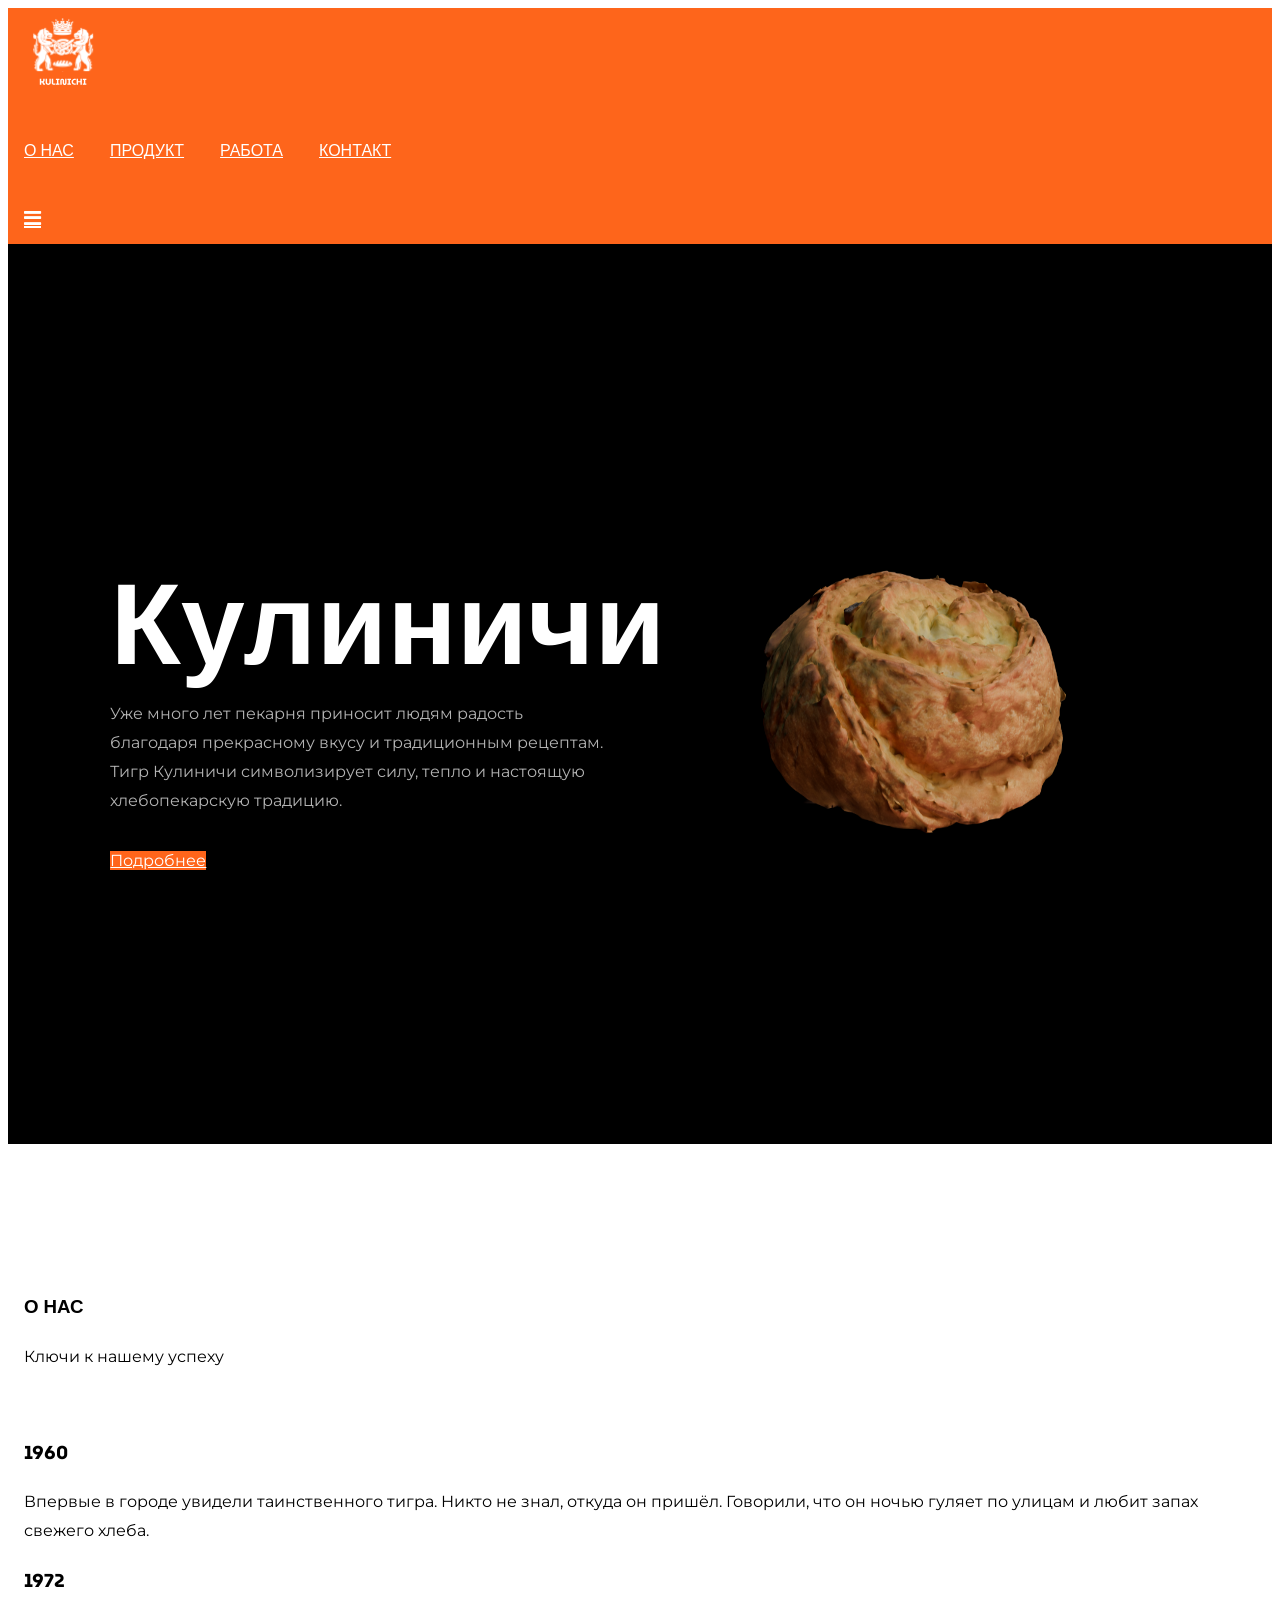
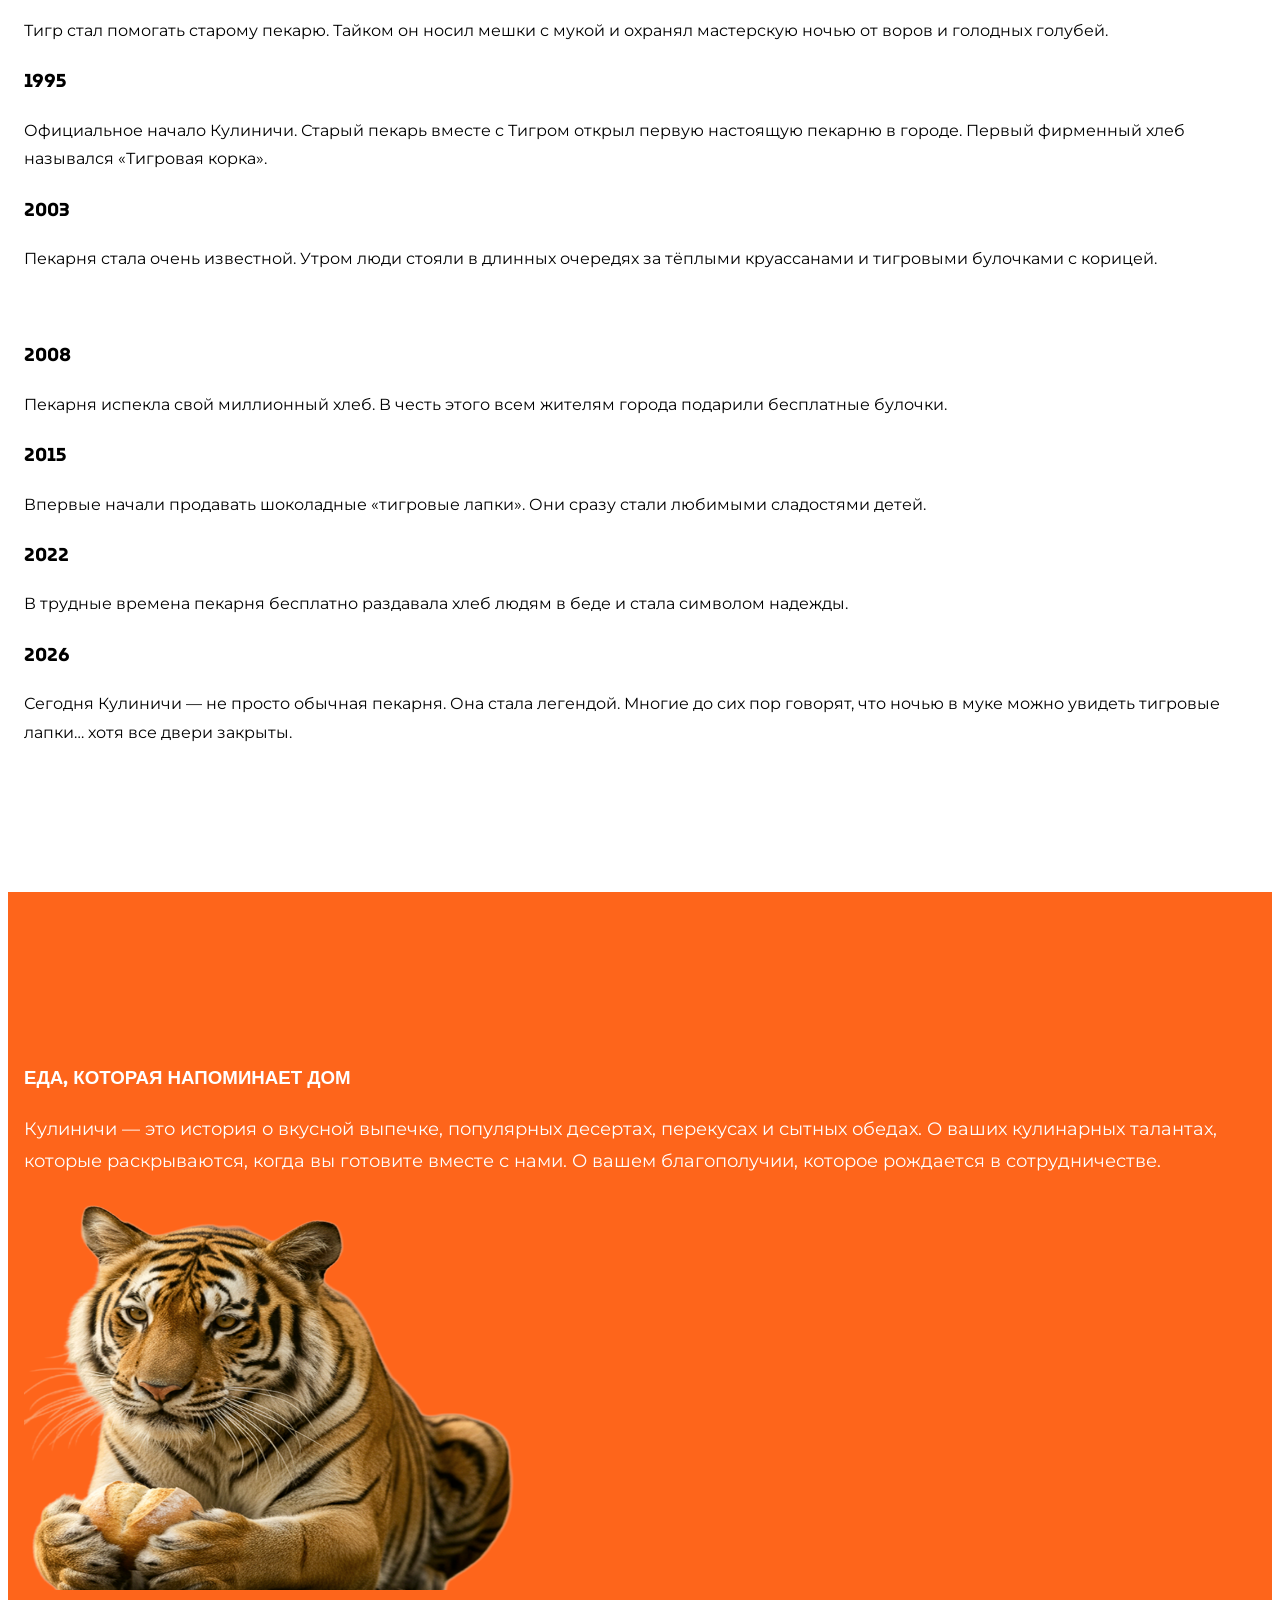
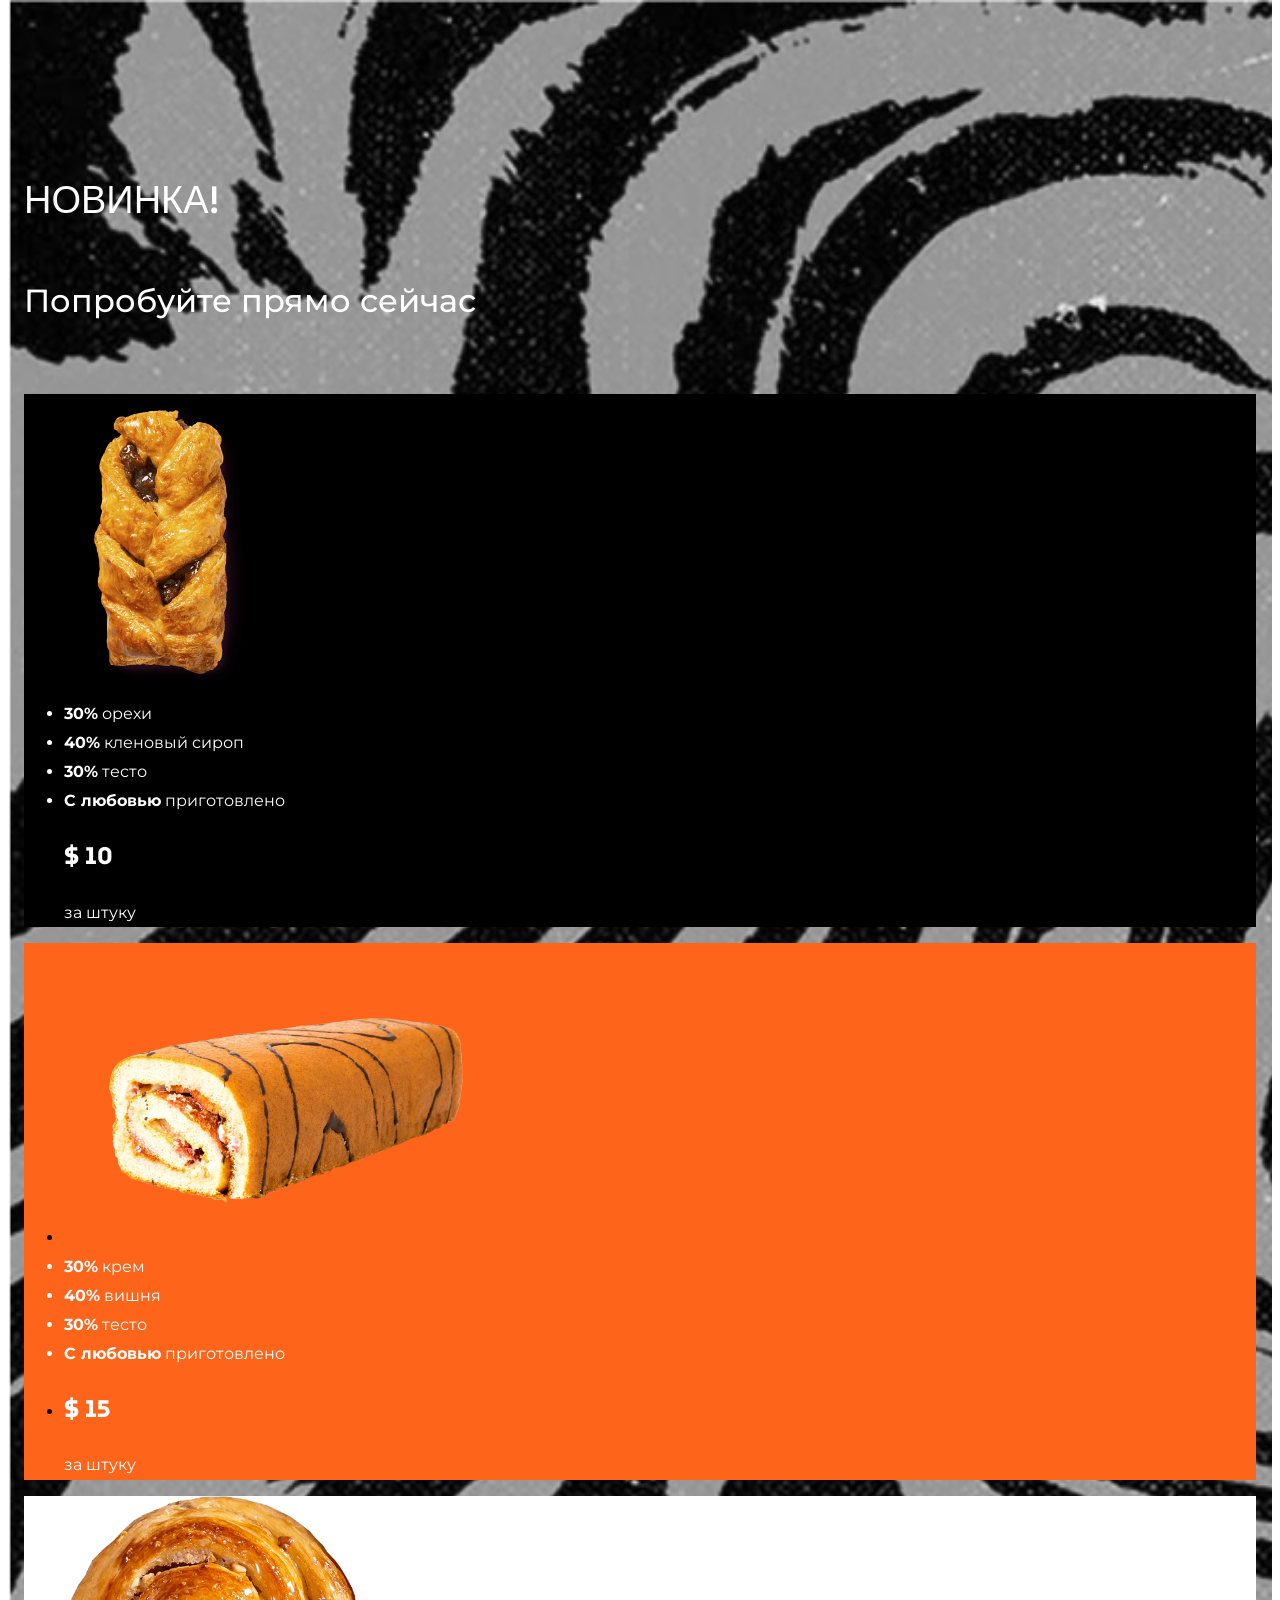
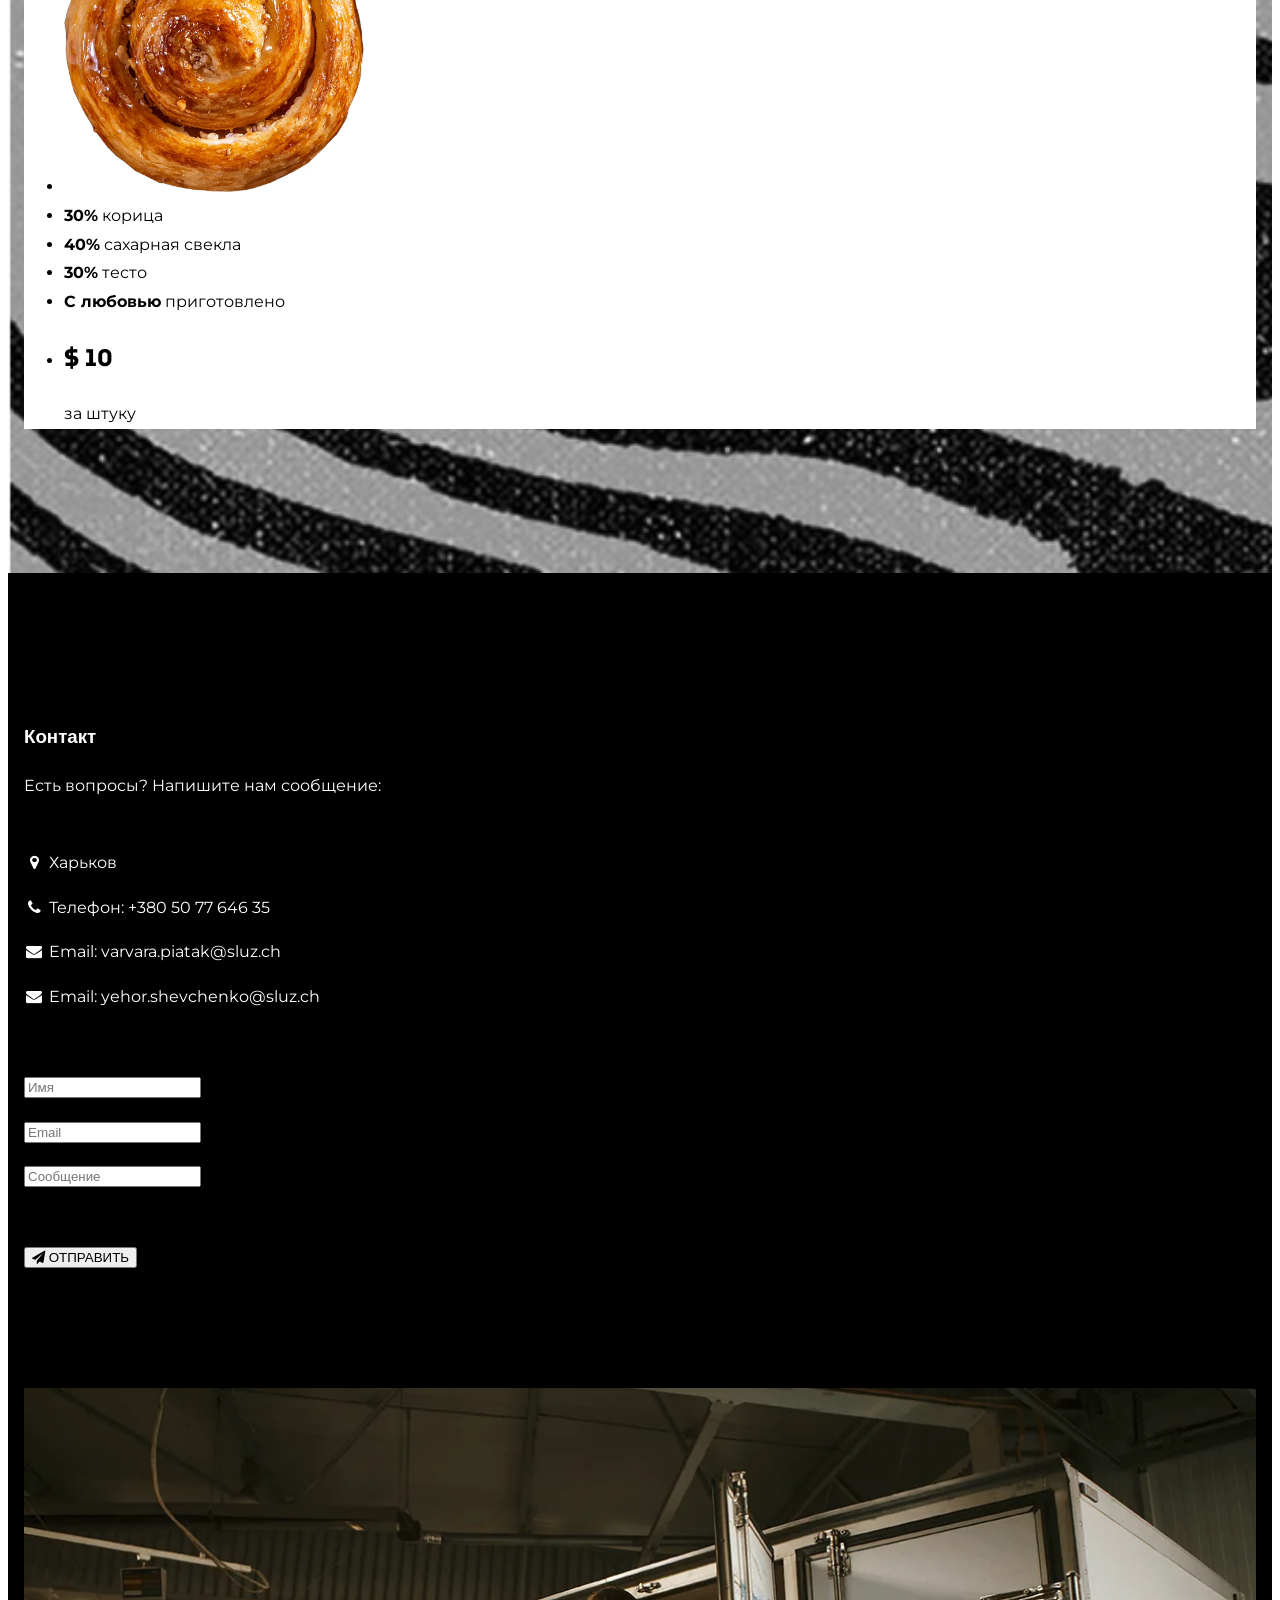
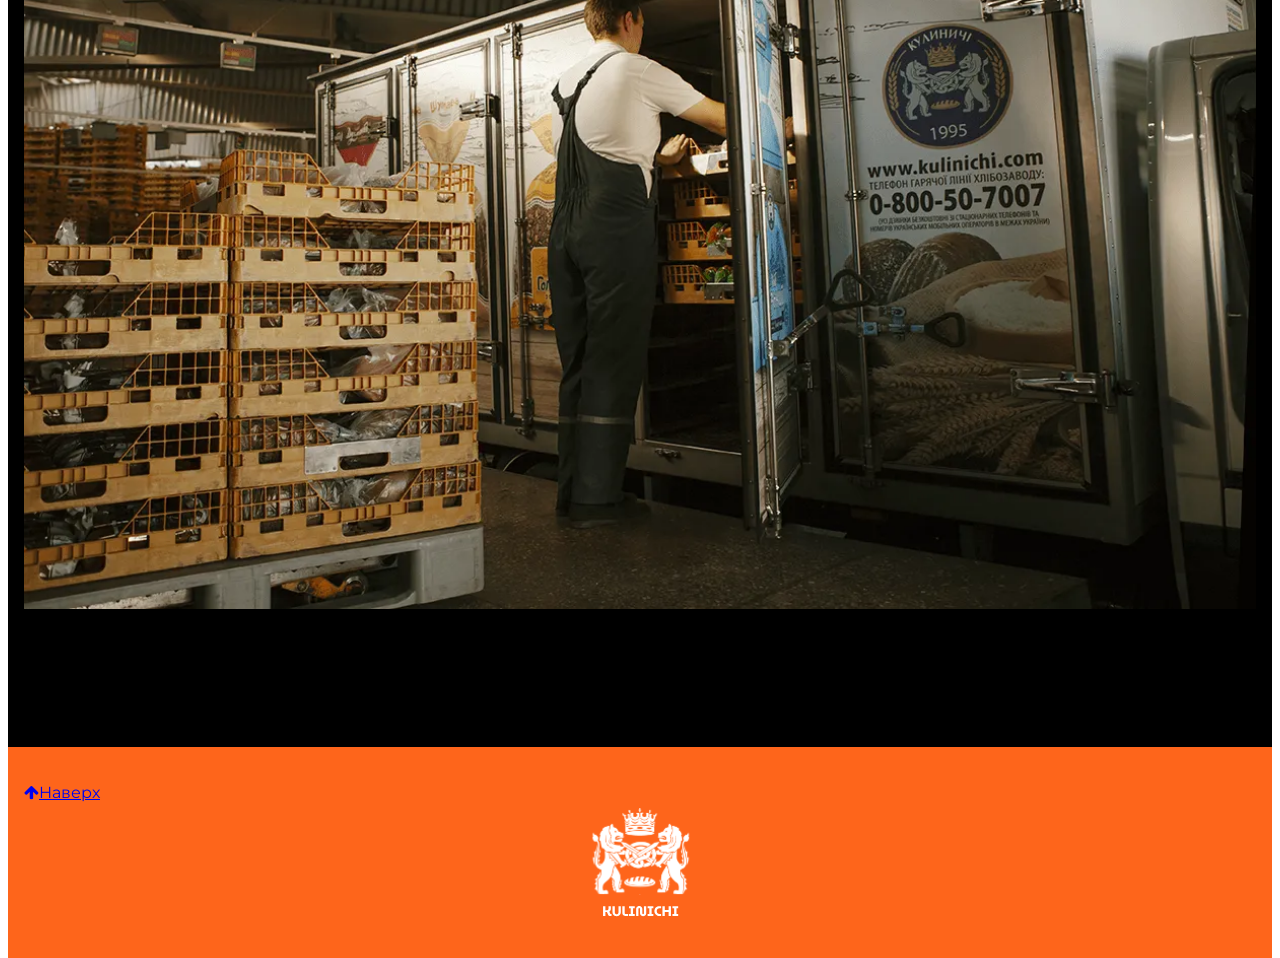
<file: index.html>
<!DOCTYPE html>
<html lang="ru">
<head>
    <meta charset="UTF-8">
    <meta name="viewport" content="width=device-width, initial-scale=1.0">
    <title>Кулиничи</title>
     <link rel="stylesheet" href="https://www.w3schools.com/w3css/5/w3.css">
     <!--FONTS-->
     <link href="https://fonts.googleapis.com/css2?family=Montserrat:ital,wght@0,100..900;1,100..900&family=MuseoModerno:ital,wght@0,100..900;1,100..900&display=swap" rel="stylesheet">
    <link rel="stylesheet" href="https://cdnjs.cloudflare.com/ajax/libs/font-awesome/4.7.0/css/font-awesome.min.css">
    <link href="https://fonts.googleapis.com/css2?family=Montserrat:ital,wght@0,100..900;1,100..900&family=MuseoModerno:ital,wght@0,100..900;1,100..900&display=swap" rel="stylesheet">
    <link rel="stylesheet" href="style.css">

<style>
body,h1,h2,h3,h4,h5,h6 {font-family: "MuseoModerno", sans-serif;}
body,p {font-family: "Montserrat", sans-serif;}
body, html {
  height: 100%;
  line-height: 1.8;
}

/* Full height image header */
.bgimg-1 {
  background-position: center;
  background-size: cover;
  background-image: url("/w3images/mac.jpg");
  min-height: 100%;
}

.w3-bar .w3-button {
  padding: 16px;
}
</style>
</head>
<body>

<!-- Navbar (sit on top) -->
<div class="w3-top">
  <div class="w3-bar w3-card" id="myNavbar">
    <a href="/index.html"><img src="img/main_logo.svg" alt="logo"></a>
    <!-- Right-sided navbar links -->
    <div class="w3-right w3-hide-small">
      <a href="/über_uns.html" class="w3-bar-item w3-button">О НАС</a>
      <a href="/produkt.html" class="w3-bar-item w3-button">ПРОДУКТ</a>
      <a href="/arbeit.html" class="w3-bar-item w3-button">РАБОТА</a>
      <a href="#contact" class="w3-bar-item w3-button">КОНТАКТ</a>
    </div>
    <!--small screens-->

    <a href="javascript:void(0)" class="w3-bar-item w3-button w3-right w3-hide-large w3-hide-medium" onclick="w3_open()">
      <i class="fa fa-bars"></i>
    </a>
  </div>
</div>

<!--Sidebar on small screens-->
<nav class="w3-sidebar w3-bar-block w3-white w3-card w3-animate-left w3-hide-medium w3-hide-large" style="display:none; z-index: 2001;" id="mySidebar">
  <a href="javascript:void(0)" onclick="w3_close()" class="w3-bar-item w3-button w3-large w3-padding-16">Закрыть ×</a>
  <a href="/über_uns.html" onclick="w3_close()" class="w3-bar-item w3-button">О НАС</a>
  <a href="/produkt.html" onclick="w3_close()" class="w3-bar-item w3-button">ПРОДУКТ</a>
  <a href="/arbeit.html" onclick="w3_close()" class="w3-bar-item w3-button">РАБОТА</a>
  <a href="#contact" onclick="w3_close()" class="w3-bar-item w3-button">КОНТАКТ</a>
</nav>

<!-- Header with full-height image -->

<!-- ===================================================== -->
<!-- СЕКЦИЯ ГЕРОЯ КУЛИНИЧИ -->
<!-- Scroll-based 3D image sequence animation -->
<!-- ===================================================== -->

<header class="hero-section" id="home">

    <!-- Контейнер hero -->
    <div class="hero-container">

        <!-- Левая часть -->
        <div class="hero-content">

            <!-- Заголовок -->
            <h1 class="hero-title">
                Кулиничи
            </h1>

            <!-- Текст -->
            <p class="hero-text">
                Уже много лет пекарня приносит людям радость благодаря прекрасному вкусу и традиционным рецептам. Тигр Кулиничи символизирует силу, тепло и настоящую хлебопекарскую традицию.
            </p>
        <p><a href="#about" class="w3-button w3-padding-large w3-large w3-margin-top w3-hover-opacity-off" style="background-color:#FE651B; color:white;">Подробнее</a></p>
        </div>
        <!-- Правая часть -->
        <div class="hero-viewer">

            <!-- Canvas анимации -->
            <canvas id="hero-canvas"></canvas>

        </div>

    </div>

</header>

<!-- About Section -->
<div class="w3-container" style="padding:128px 16px" id="about">
  <h3 class="w3-center">О НАС</h3>
  <p class="w3-center w3-large">Ключи к нашему успеху</p>
  <div class="w3-row-padding w3-center" style="margin-top:64px">
    <div class="w3-quarter">
      <h3 class="w3-large">1960</h3>
      <p>Впервые в городе увидели таинственного тигра. Никто не знал, откуда он пришёл. Говорили, что он ночью гуляет по улицам и любит запах свежего хлеба.</p>
    </div>
    <div class="w3-quarter">
      <h3 class="w3-large">1972</h3>
      <p>Тигр стал помогать старому пекарю. Тайком он носил мешки с мукой и охранял мастерскую ночью от воров и голодных голубей.</p>
    </div>
    <div class="w3-quarter">
      <h3 class="w3-large">1995</h3>
      <p>Официальное начало Кулиничи. Старый пекарь вместе с Тигром открыл первую настоящую пекарню в городе. Первый фирменный хлеб назывался «Тигровая корка».</p>
    </div>
    <div class="w3-quarter">
      <h3 class="w3-large">2003</h3>
      <p>Пекарня стала очень известной. Утром люди стояли в длинных очередях за тёплыми круассанами и тигровыми булочками с корицей.</p>
    </div>
  </div>

  <div class="w3-row-padding w3-center" style="margin-top:64px">
     <div class="w3-quarter">
      <h3 class="w3-large">2008</h3>
      <p>Пекарня испекла свой миллионный хлеб. В честь этого всем жителям города подарили бесплатные булочки.</p>
    </div>
    <div class="w3-quarter">
      <h3 class="w3-large">2015</h3>
      <p>Впервые начали продавать шоколадные «тигровые лапки». Они сразу стали любимыми сладостями детей.</p>
    </div>
      <div class="w3-quarter">
        <h3 class="w3-large">2022</h3>
        <p>В трудные времена пекарня бесплатно раздавала хлеб людям в беде и стала символом надежды.</p>
      </div>
      <div class="w3-quarter">
      <h3 class="w3-large">2026</h3>
      <p>Сегодня Кулиничи — не просто обычная пекарня. Она стала легендой. Многие до сих пор говорят, что ночью в муке можно увидеть тигровые лапки… хотя все двери закрыты.</p>
    </div>
  </div>
  
</div>

<!-- Kurz gesagt -->
<div class="w3-container" style="padding:50px 16px 0px 16px;" id="kurzGesagt">
  <div class="w3-row-padding">
    <div class="w3-col m6" style="padding-top: 100px;">
      <h3>Еда, которая напоминает дом</h3>
      <p>Кулиничи — это история о вкусной выпечке, популярных десертах, перекусах и сытных обедах. О ваших кулинарных талантах, которые раскрываются, когда вы готовите вместе с нами. О вашем благополучии, которое рождается в сотрудничестве.</p>
    </div>
    <div class="w3-col m6">
      <img class="w3-image w3-round-large w3-right" src="/img/tiger.png" alt="Buildings" width="500" height="394">
    </div>
  </div>
</div>


<!-- New -->
<div class="w3-container w3-center" style="padding:128px 16px; background-image: url('/img/background_02.png'); background-size: cover;" id="pricing">
  <h3 style="color: white; font-weight: 500; font-size: 38px;">НОВИНКА!</h3>
  <p class="w3-large" style="color: white; font-weight: 500; font-size: 32px;">Попробуйте прямо сейчас</p>
  <div class="w3-row-padding" style="margin-top:64px">
    <div class="w3-third w3-section">
      <ul class="w3-ul w3-hover-shadow" style="background-color: black;">
        <li class="w3-xlarge w3-padding-32"><img src="/img/new_01.webp" alt="new_01" width="200px"></li>
        <li class="w3-padding-16" style="color: white;"><b>30%</b> орехи</li>
        <li class="w3-padding-16" style="color: white;"><b>40%</b> кленовый сироп</li>
        <li class="w3-padding-16" style="color: white;"><b>30%</b> тесто</li>
        <li class="w3-padding-16" style="color: white;"><b>С любовью</b> приготовлено</li>
        <li class="w3-padding-16">
          <h2 class="w3-wide" style="color: white;">$ 10</h2>
          <span class="w3-opacity" style="color: white;">за штуку</span>
        </li>
      </ul>
    </div>
    <div class="w3-third">
      <ul class="w3-ul w3-hover-shadow" style="background-color: #FE651B;">
        <li class="w3-xlarge w3-padding-48"><img class="tigr_bun" src="/img/new_02.png" alt="new_02" height="300px"></li>
        <li class="w3-padding-16" style="color: white;"><b>30%</b> крем</li>
        <li class="w3-padding-16" style="color: white;"><b>40%</b> вишня</li>
        <li class="w3-padding-16" style="color: white;"><b>30%</b> тесто</li>
        <li class="w3-padding-16" style="color: white;"><b>С любовью</b> приготовлено</li>
        <li class="w3-padding-16">
          <h2 class="w3-wide" style="color: white;">$ 15</h2>
          <span class="w3-opacity" style="color: white;">за штуку</span>
        </li>
      </ul>
    </div>
    <div class="w3-third w3-section">
      <ul class="w3-ul w3-hover-shadow" style="background-color: white;">
        <li class="w3-xlarge w3-padding-32"><img class="tigr_bun" src="/img/new_03.png" alt="new_03" width="300px"></li>
        <li class="w3-padding-16" style="color: black;"><b>30%</b> корица</li>
        <li class="w3-padding-16" style="color: black;"><b>40%</b> сахарная свекла</li>
        <li class="w3-padding-16" style="color: black;"><b>30%</b> тесто</li>
        <li class="w3-padding-16" style="color: black;"><b>С любовью</b> приготовлено</li>
        <li class="w3-padding-16">
          <h2 class="w3-wide">$ 10</h2>
          <span class="w3-opacity">за штуку</span>
        </li>
      </ul>
    </div>
  </div>
</div>

<!-- Contact Section -->
<div class="w3-container" style="padding:128px 16px; background-color: black;" id="contact">
  <h3 class="w3-center" style="color: white;">Контакт</h3>
  <p class="w3-center w3-large" style="color: white;">Есть вопросы? Напишите нам сообщение:</p>
  <div style="margin-top:48px">
    <p style="color: white;"><i class="fa fa-map-marker fa-fw w3-xxlarge w3-margin-right" style="color: white;"></i> Харьков</p>
    <p style="color: white;"><i class="fa fa-phone fa-fw w3-xxlarge w3-margin-right" style="color: white;"></i> Телефон: +380 50 77 646 35</p>
    <p style="color: white;"><i class="fa fa-envelope fa-fw w3-xxlarge w3-margin-right" style="color: white;"> </i> Email: varvara.piatak@sluz.ch</p>
    <p style="color: white;"><i class="fa fa-envelope fa-fw w3-xxlarge w3-margin-right" style="color: white;"> </i> Email: yehor.shevchenko@sluz.ch</p>
    <br>
    <form action="/action_page.html" target="_blank">
      <p><input class="w3-input w3-border" type="text" placeholder="Имя" required name="Name"></p>
      <p><input class="w3-input w3-border" type="text" placeholder="Email" required name="Email"></p>
      <p><input class="w3-input w3-border" type="text" placeholder="Сообщение" required name="Message"></p>
      <p>
        <button class="w3-button w3-white" style="margin-top: 40px;" type="submit">
          <i class="fa fa-paper-plane"></i>  ОТПРАВИТЬ
        </button>
      </p>
    </form>
    <!-- Image of location/map -->
    <img src="/img/638b37e377d1c770b2949c7b_worker.webp" class="w3-image w3-greyscale" style="width:100%;margin-top:100px">
  </div>
</div>

<!-- Footer -->
<footer class="w3-center w3-padding-64">
  <a href="#home" class="w3-button w3-white"><i class="fa fa-arrow-up w3-margin-right"></i>Наверх</a>
  <div class="w3-margin-top">
    <a href="/index.html"><img src="img/main_logo.svg" alt="logo" style="max-width:120px; display:block; margin:0 auto;"></a>
  </div>
</footer>
 
<script>
  // БУОЛЧКА

/* ===================================================== */
/* HERO IMAGE SEQUENCE */
/* ===================================================== */

const heroFrameCount = 67;

const heroCurrentFrame = (index) => {

    return `Animation/ANIM${String(10001 + index)}.webp`;

};

const heroImages = [];

const heroCanvas =
    document.getElementById("hero-canvas");

const heroContext =
    heroCanvas.getContext("2d");

/* ===================================================== */
/* CANVAS SIZE */
/* ===================================================== */

function resizeHeroCanvas(){

    heroCanvas.width = 1200;
    heroCanvas.height = 1200;

}

resizeHeroCanvas();

/* ===================================================== */
/* DRAW IMAGE */
/* ===================================================== */

function drawHeroImage(img){

    if(!img) return;

    heroContext.clearRect(
        0,
        0,
        heroCanvas.width,
        heroCanvas.height
    );

    const scale = Math.min(
        heroCanvas.width / img.width,
        heroCanvas.height / img.height
    );

    const x =
        (heroCanvas.width / 2) -
        (img.width / 2) * scale;

    const y =
        (heroCanvas.height / 2) -
        (img.height / 2) * scale;

    heroContext.drawImage(
        img,
        x,
        y,
        img.width * scale,
        img.height * scale
    );

}

/* ===================================================== */
/* PRELOAD */
/* ===================================================== */

for(let i = 0; i < heroFrameCount; i++){

    const img = new Image();

    img.src = heroCurrentFrame(i);

    heroImages.push(img);

}

/* ===================================================== */
/* INTRO PLAYBACK */
/* ===================================================== */

let introFrame = 0;

function playHeroIntro(){

    if(introFrame >= heroFrameCount) return;

    drawHeroImage(heroImages[introFrame]);

    introFrame++;

    requestAnimationFrame(playHeroIntro);

}

heroImages[0].onload = () => {

    playHeroIntro();

};

/* ===================================================== */
/* SCROLL ANIMATION */
/* ===================================================== */

window.addEventListener("scroll", () => {

    const heroSection =
        document.querySelector(".hero-section");

    const rect =
        heroSection.getBoundingClientRect();

    const scrollTop = -rect.top;

    const maxScroll = window.innerHeight;

    const scrollFraction =
        scrollTop / maxScroll;

    const frameIndex = Math.min(
        heroFrameCount - 1,
        Math.max(
            0,
            Math.floor(scrollFraction * heroFrameCount)
        )
    );

    requestAnimationFrame(() => {

        drawHeroImage(heroImages[frameIndex]);

    });

});

/* ===================================================== */
/* RESIZE */
/* ===================================================== */

window.addEventListener(
    "resize",
    resizeHeroCanvas
);


  //Audio
const sounds = [
    new Audio("/audio/rarrr1.mp3"),
    new Audio("/audio/rarrr2.mp3"),
    new Audio("/audio/rarrr3.mp3"),
    new Audio("/audio/rarrr4.mp3"),
    new Audio("/audio/miau_miau.mp3")
];

document.addEventListener("click", () => {

    // выбираем случайный звук
    const randomSound = sounds[
        Math.floor(Math.random() * sounds.length)
    ];

    // если звук уже играл
    randomSound.currentTime = 0;

    randomSound.play();
});

// Toggle between showing and hiding the sidebar when clicking the menu icon
var mySidebar = document.getElementById("mySidebar");

function w3_open() {
  if (mySidebar.style.display === 'block') {
    mySidebar.style.display = 'none';
  } else {
    mySidebar.style.display = 'block';
  }
}

// Close the sidebar with the close button
function w3_close() {
    mySidebar.style.display = "none";
}
</script>

</body>
</html>
</file>
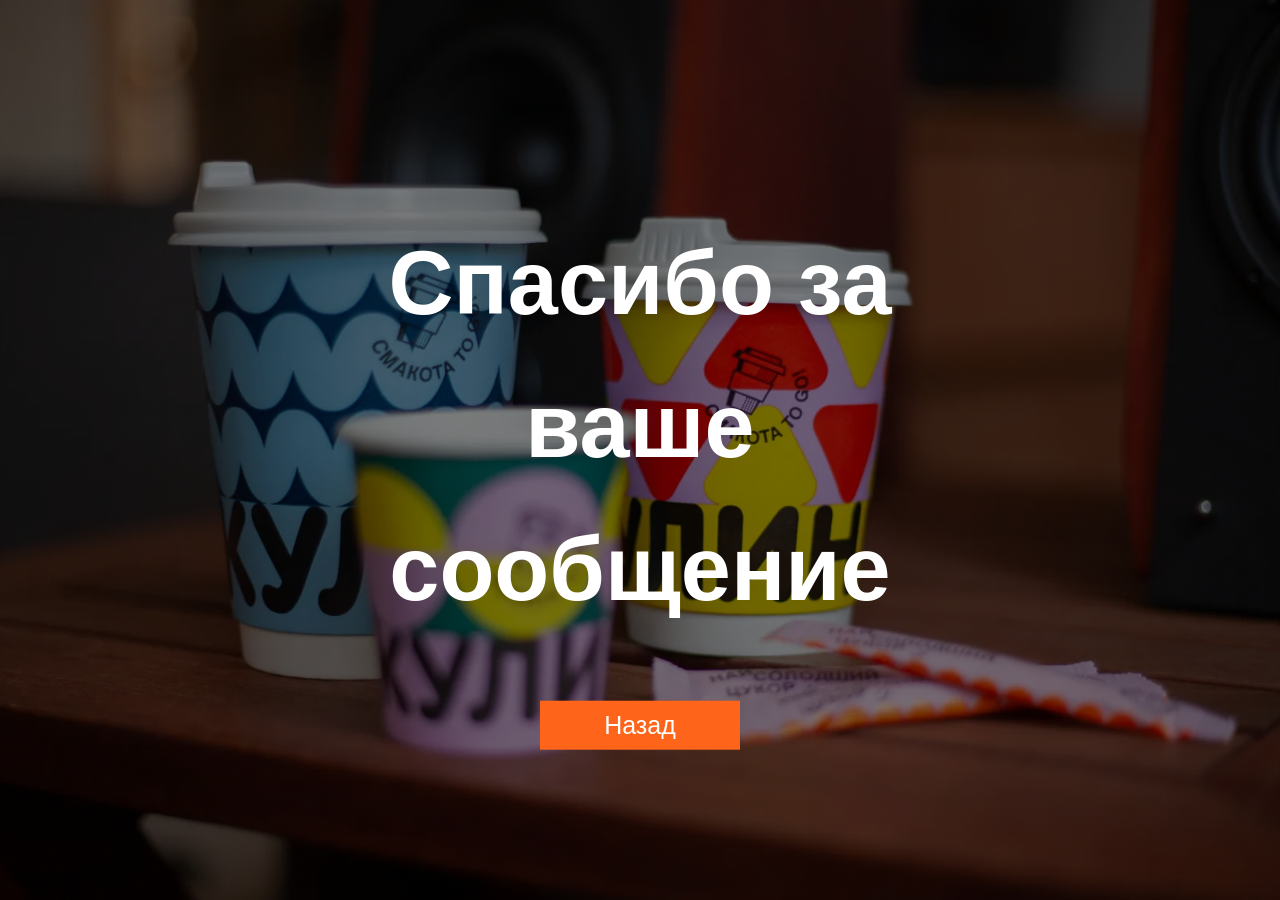
<file: action_page.html>
<!DOCTYPE html>
<html>
<head>
     <meta charset="UTF-8">
    <meta name="viewport" content="width=device-width, initial-scale=1.0">
    <title>Кулиничи</title>
     <link rel="stylesheet" href="https://www.w3schools.com/w3css/5/w3.css">
     <!--FONTS-->
     <link href="https://fonts.googleapis.com/css2?family=Montserrat:ital,wght@0,100..900;1,100..900&family=MuseoModerno:ital,wght@0,100..900;1,100..900&display=swap" rel="stylesheet">
    <link rel="stylesheet" href="https://cdnjs.cloudflare.com/ajax/libs/font-awesome/4.7.0/css/font-awesome.min.css">
    <link href="https://fonts.googleapis.com/css2?family=Montserrat:ital,wght@0,100..900;1,100..900&family=MuseoModerno:ital,wght@0,100..900;1,100..900&display=swap" rel="stylesheet">
<meta name="viewport" content="width=device-width, initial-scale=1">
<style>
body, html {
  height: 100%;
  margin: 0;
  font-family: Arial, Helvetica, sans-serif;
}

.hero-image {
  background-image: linear-gradient(rgba(0, 0, 0, 0.5), rgba(0, 0, 0, 0.5)), url("/img/638f761251fdb002e9f2c59b_cup.webp");
  height: 100%;
  background-position: center;
  background-repeat: no-repeat;
  background-size: cover;
  position: relative;
}

.hero-text {
  text-align: center;
  position: absolute;
  top: 50%;
  left: 50%;
  transform: translate(-50%, -50%);
  color: white;
}

.hero-text button {
  border: none;
  outline: 0;
  display: inline-block;
  padding: 10px 25px;
  color: white;
  background-color: #FE651B;
  text-align: center;
  cursor: pointer;
  width: 200px;
  font-size: 25px;
}
a{
    text-decoration: none;
    color: white;
}
h1{   
font-family: "MuseoModerno", sans-serif;
font-weight: 700;
}
.hero-text button:hover {
  background-color: #555;
  color: white;
}
</style>
</head>
<body>

<div class="hero-image">
  <div class="hero-text">
    <h1 style="font-size: 90px">Спасибо за ваше сообщение</h1>
    <button><a href="/index.html">Назад</a></button>
  </div>
</div>

</body>
</html>
</file>
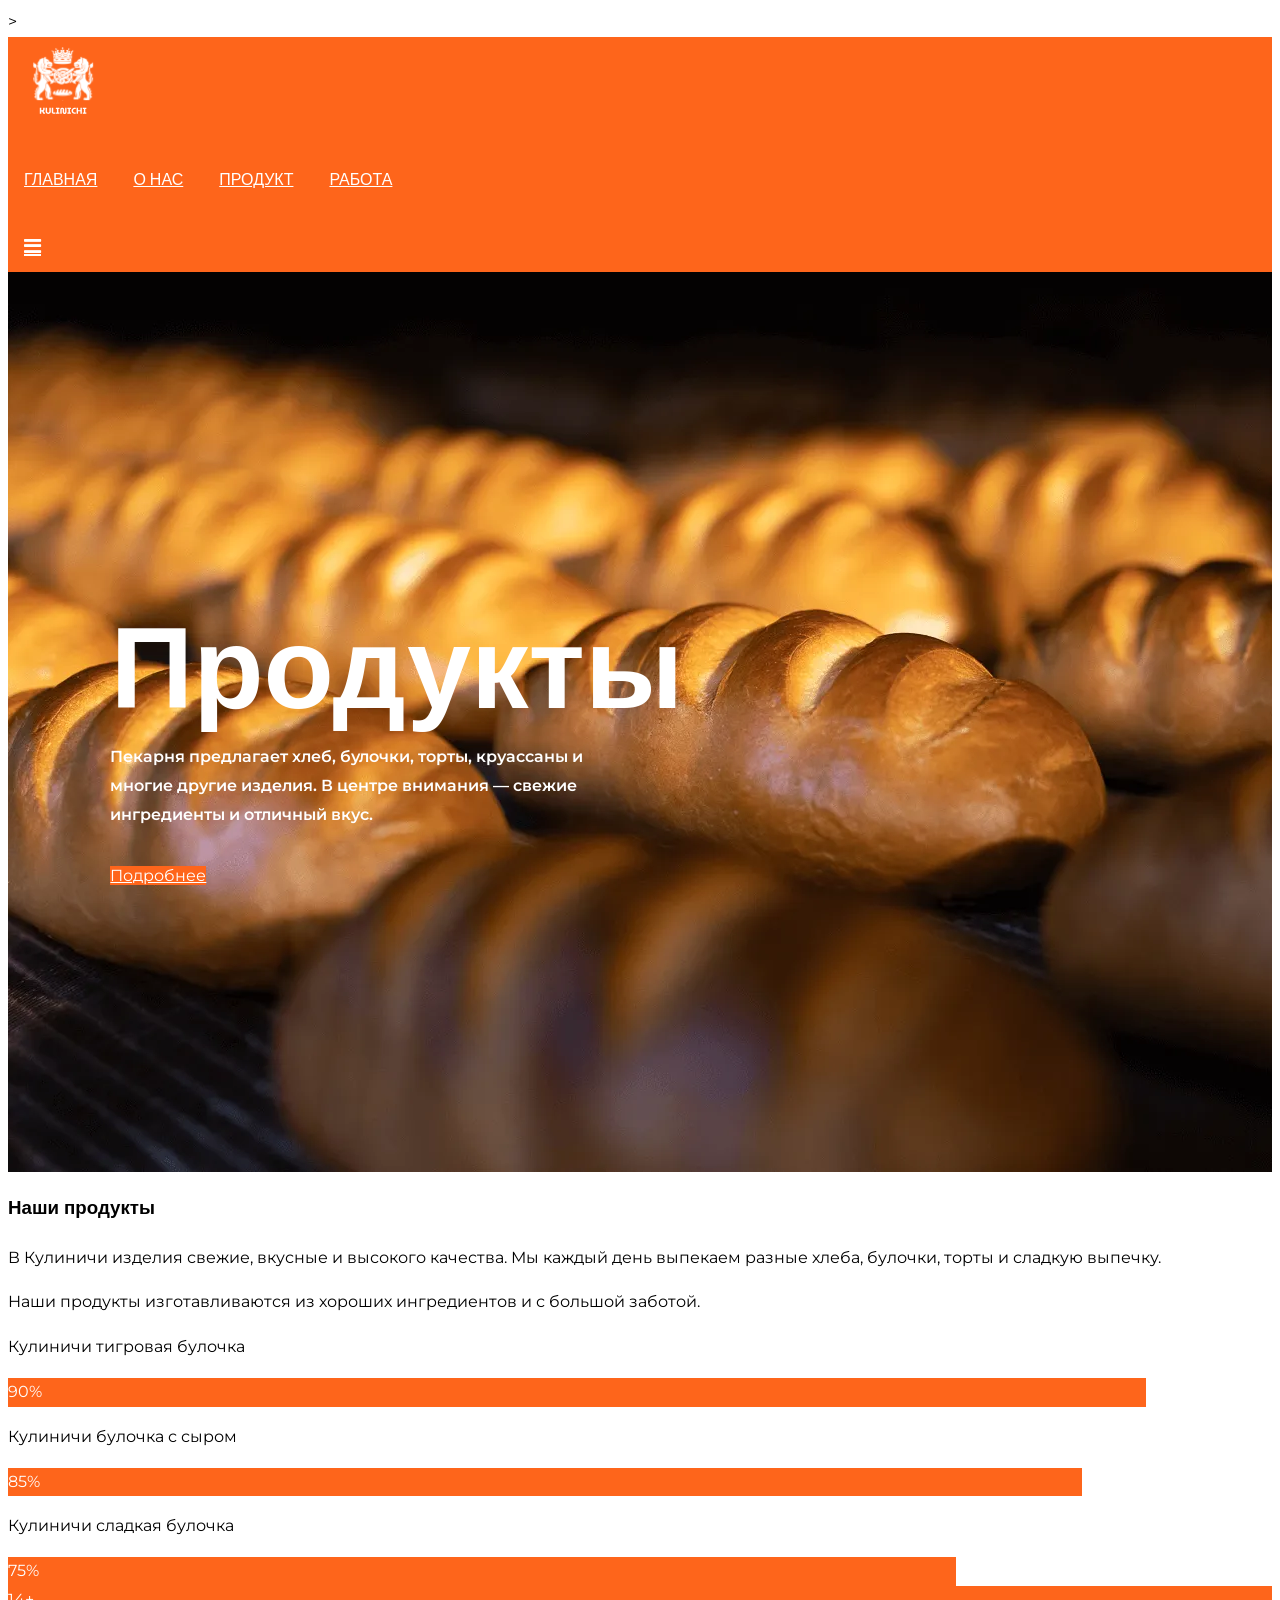
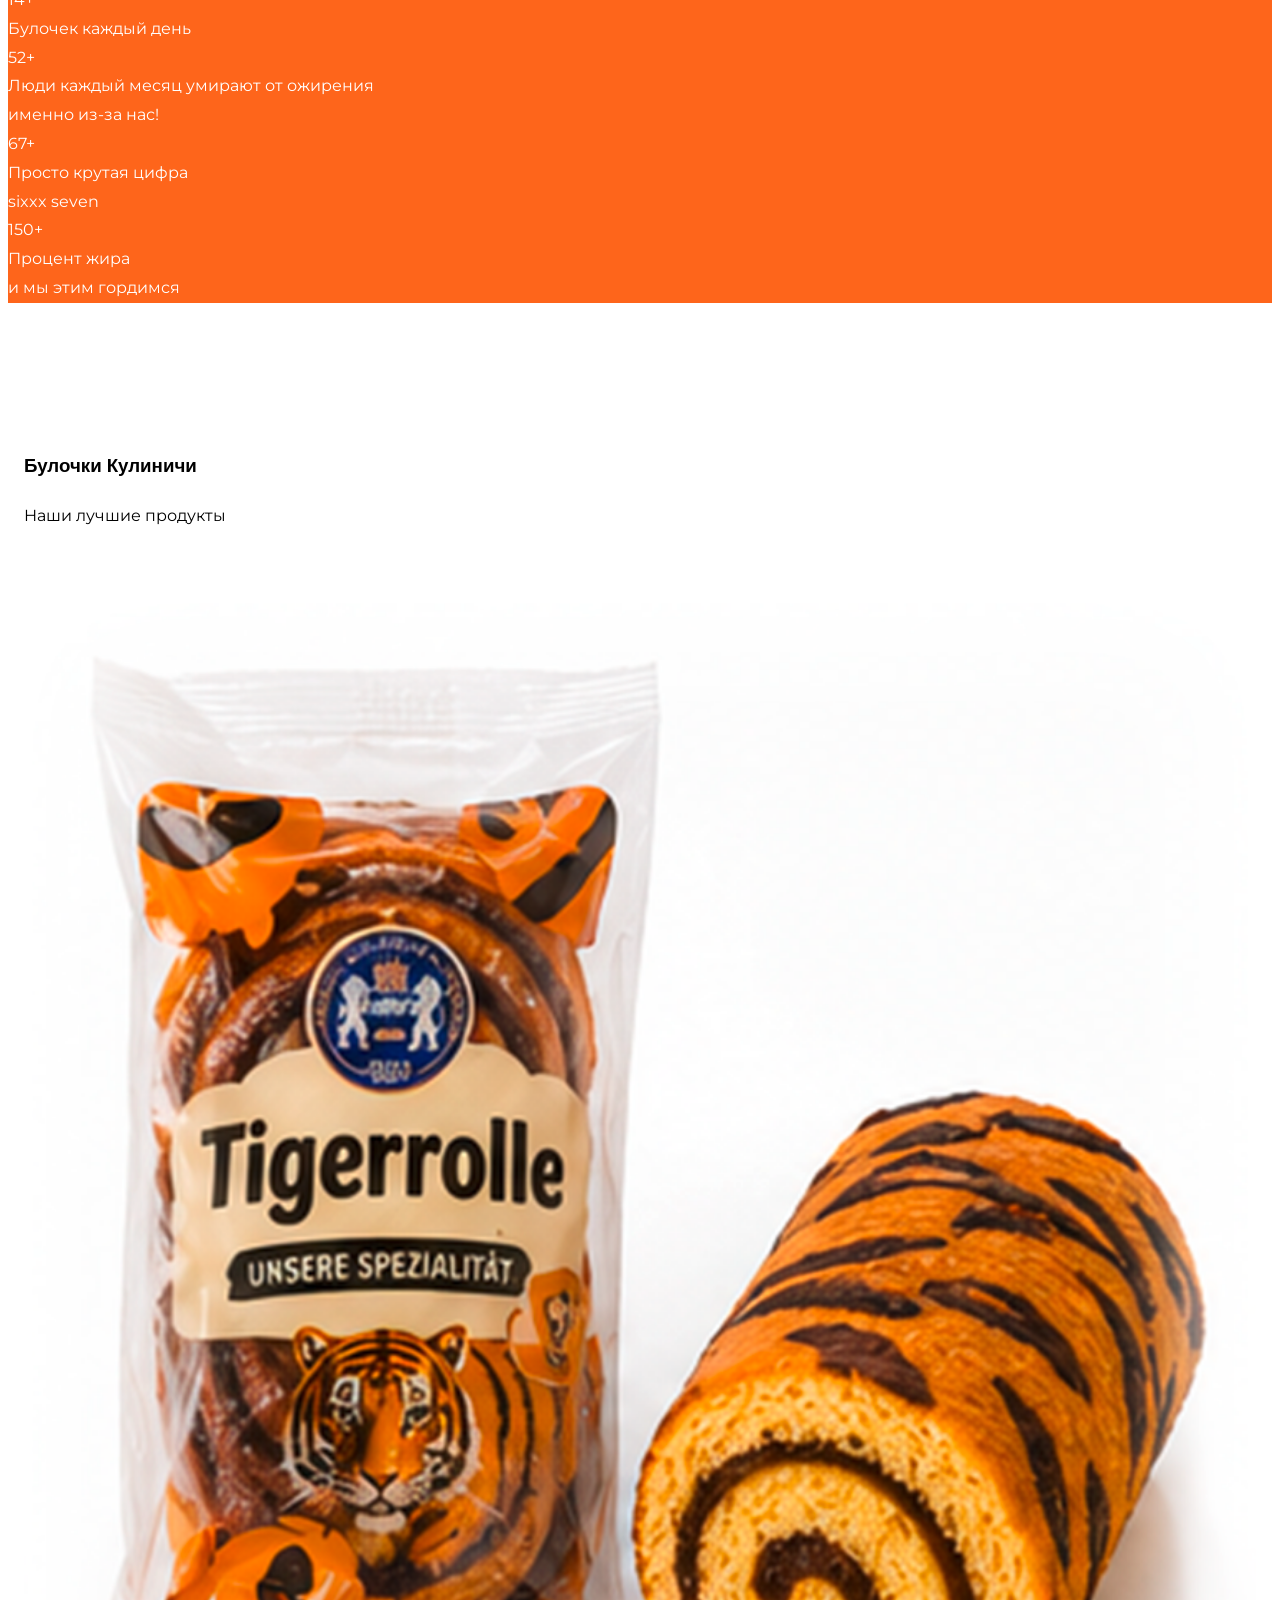
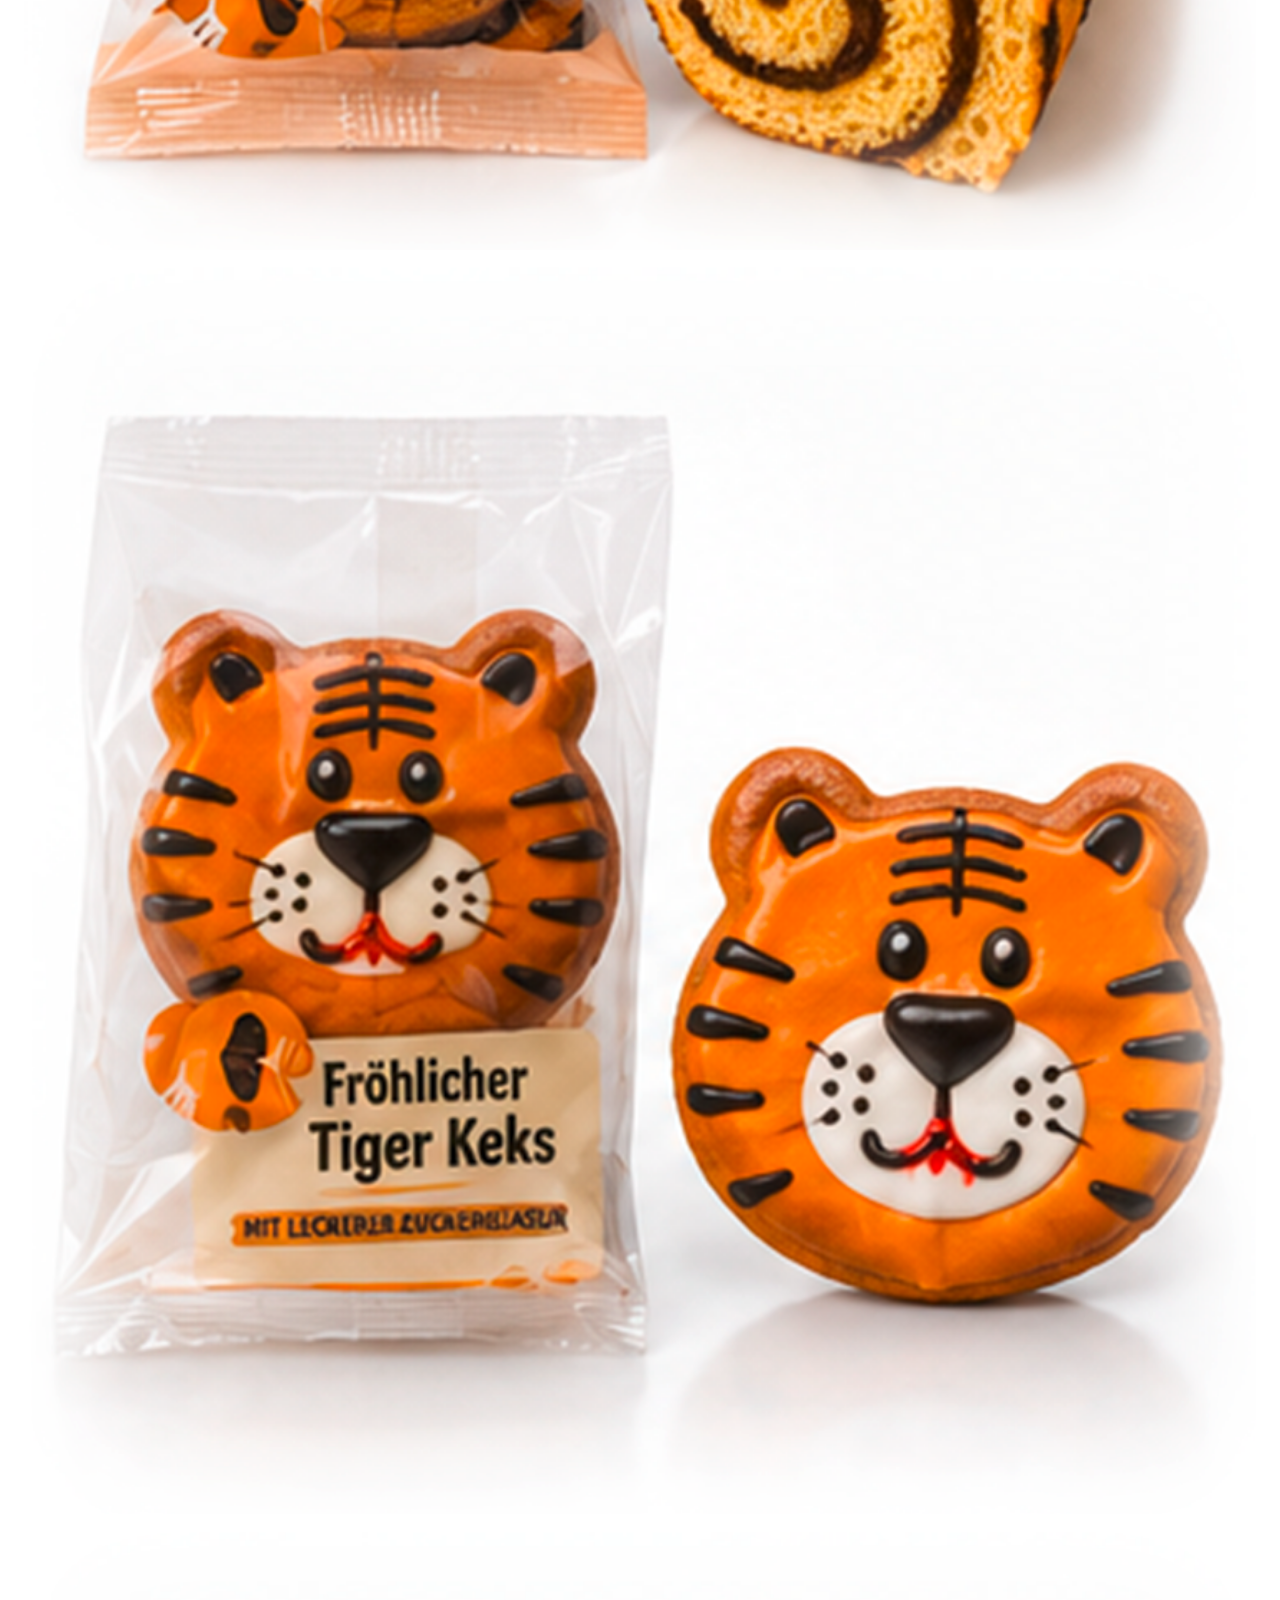
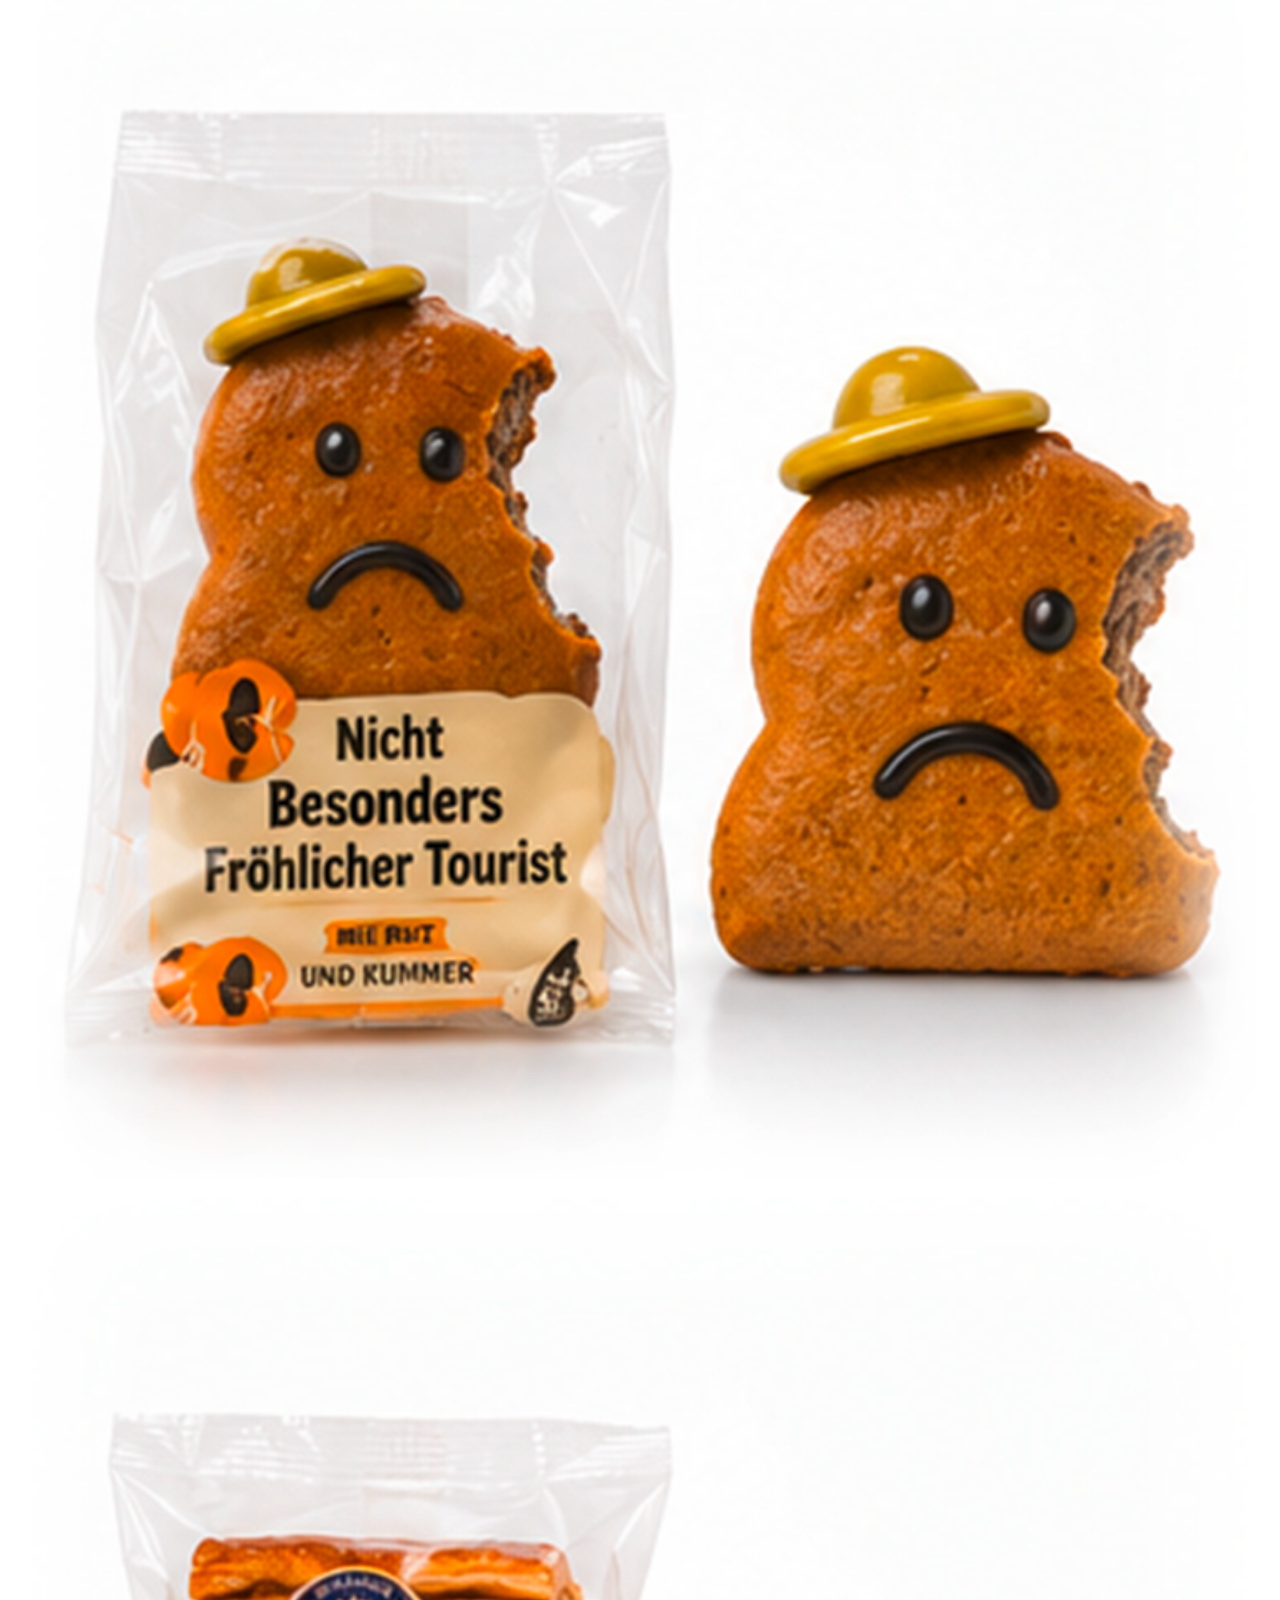
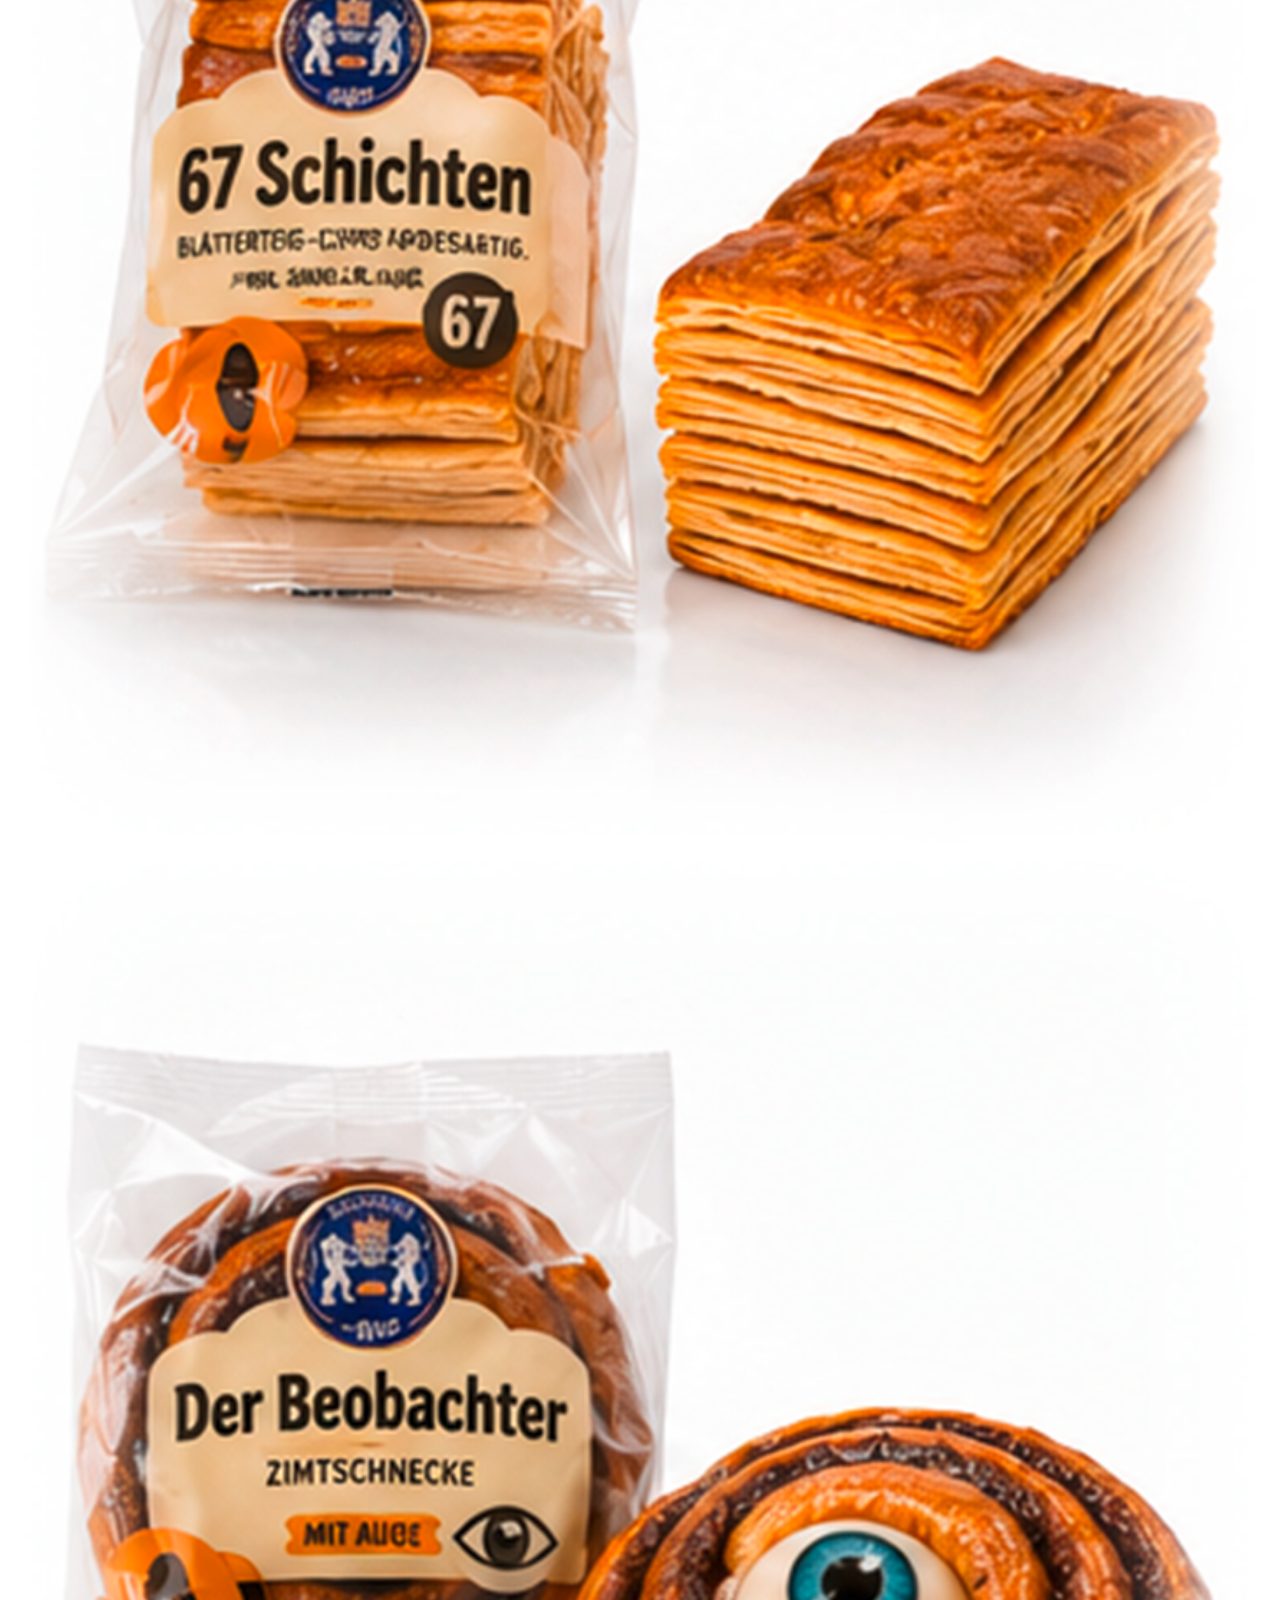
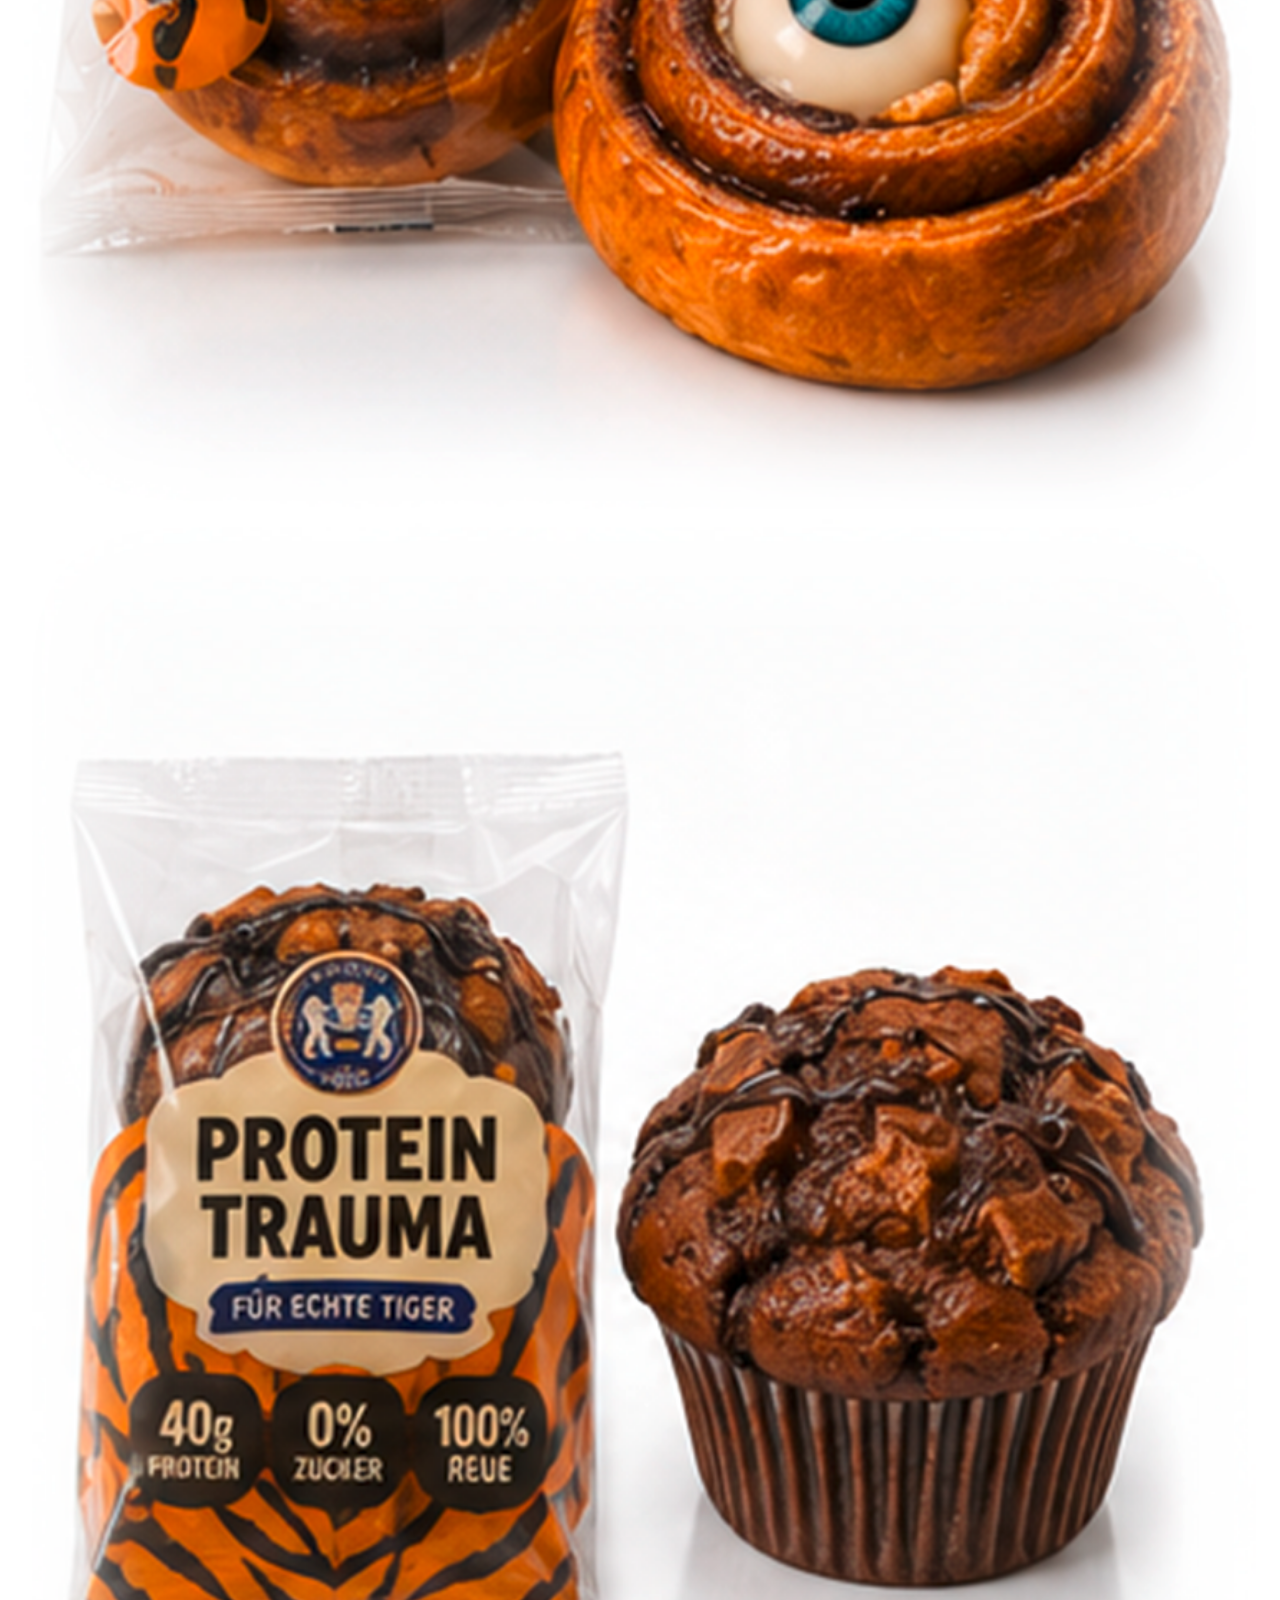
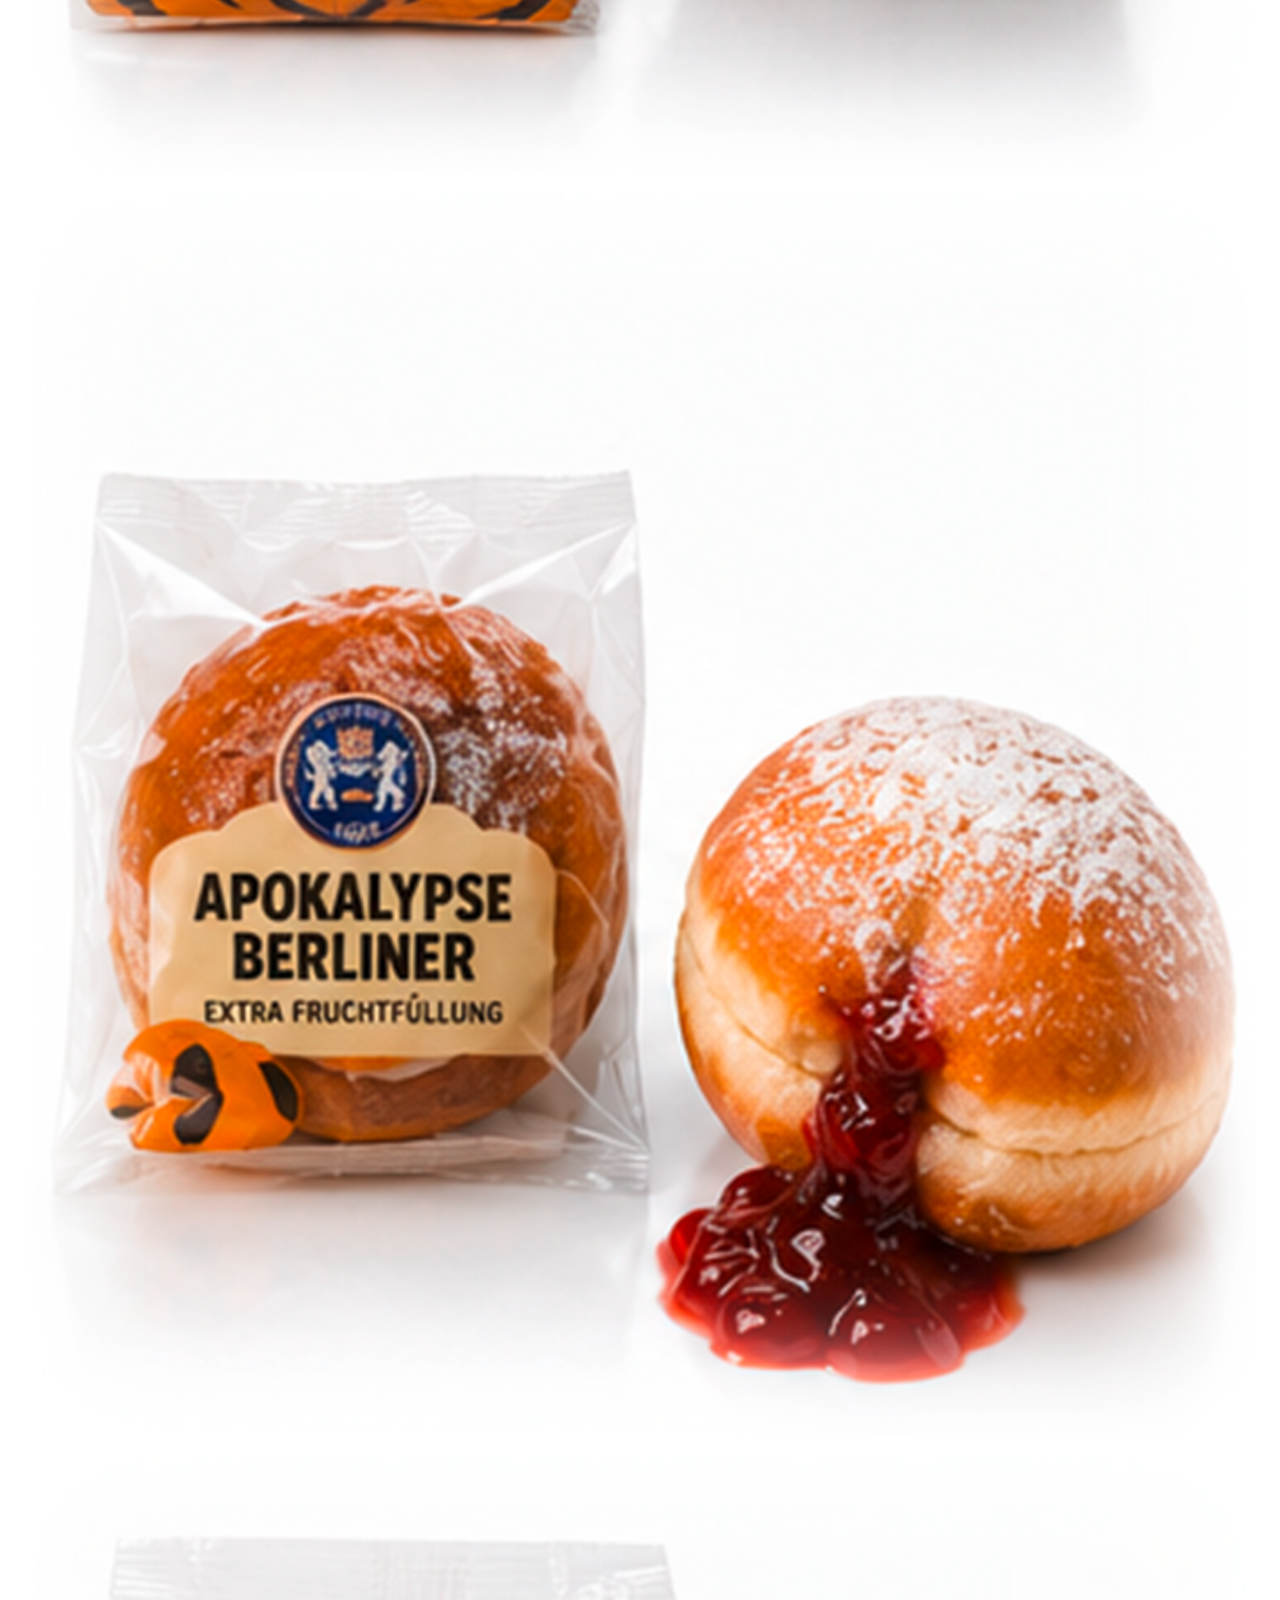
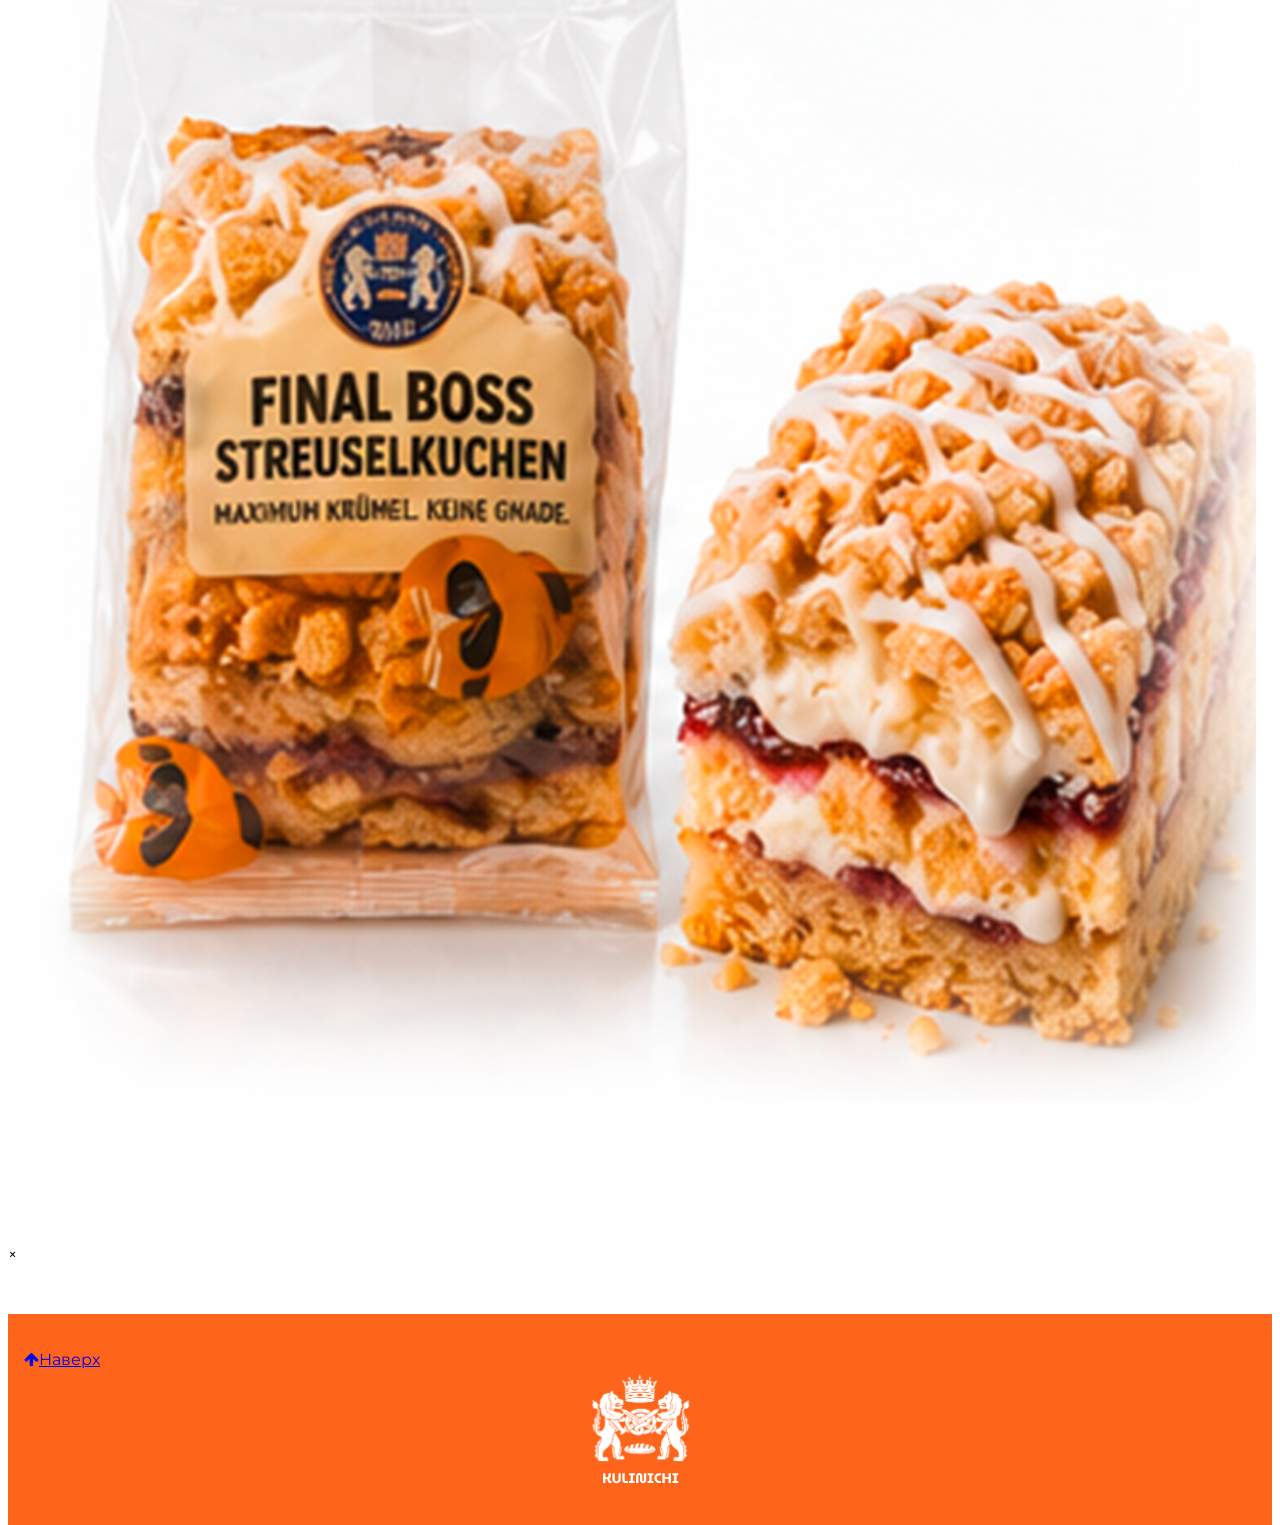
<file: produkt.html>
<!DOCTYPE html>
<html lang="ru">
<head>
    <meta charset="UTF-8">
    <meta name="viewport" content="width=device-width, initial-scale=1.0">
    <title>Продукт</title>
     <link rel="stylesheet" href="https://www.w3schools.com/w3css/5/w3.css">
     <!--FONTS-->
     <link href="https://fonts.googleapis.com/css2?family=Montserrat:ital,wght@0,100..900;1,100..900&family=MuseoModerno:ital,wght@0,100..900;1,100..900&display=swap" rel="stylesheet">
    <link rel="stylesheet" href="https://cdnjs.cloudflare.com/ajax/libs/font-awesome/4.7.0/css/font-awesome.min.css">
    <link href="https://fonts.googleapis.com/css2?family=Montserrat:ital,wght@0,100..900;1,100..900&family=MuseoModerno:ital,wght@0,100..900;1,100..900&display=swap" rel="stylesheet">>
    <link rel="stylesheet" href="style.css">

<style>
body,h1,h2,h3,h4,h5,h6 {font-family: "MuseoModerno", sans-serif;}
body,p {font-family: "Montserrat", sans-serif;}
body, html {
  height: 100%;
  line-height: 1.8;
}

/* Full height image header */
.bgimg-1 {
  background-position: center;
  background-size: cover;
  background-image: url("/w3images/mac.jpg");
  min-height: 100%;
}

.w3-bar .w3-button {
  padding: 16px;
}
</style>
</head>
<body>

<!-- Navbar (sit on top) -->
<div class="w3-top">
  <div class="w3-bar w3-card" id="myNavbar">
    <a href="/index.html"><img src="img/main_logo.svg" alt="logo"></a>
    <!-- Right-sided navbar links -->
    <div class="w3-right w3-hide-small">
      <a href="/index.html" class="w3-bar-item w3-button">ГЛАВНАЯ</a>
      <a href="/über_uns.html" class="w3-bar-item w3-button">О НАС</a>
      <a href="/produkt.html" class="w3-bar-item w3-button">ПРОДУКТ</a>
      <a href="/arbeit.html" class="w3-bar-item w3-button">РАБОТА</a>

    </div>
    <!--small screens-->

    <a href="javascript:void(0)" class="w3-bar-item w3-button w3-right w3-hide-large w3-hide-medium" onclick="w3_open()">
      <i class="fa fa-bars"></i>
    </a>
  </div>
</div>

<!--Sidebar on small screens-->
<nav class="w3-sidebar w3-bar-block w3-white w3-card w3-animate-left w3-hide-medium w3-hide-large" style="display:none; z-index: 2001;" id="mySidebar">
  <a href="javascript:void(0)" onclick="w3_close()" class="w3-bar-item w3-button w3-large w3-padding-16">Закрыть ×</a>
  <a href="/index.html" class="w3-bar-item w3-button">ГЛАВНАЯ</a>
  <a href="/über_uns.html" onclick="w3_close()" class="w3-bar-item w3-button">О НАС</a>
  <a href="/produkt.html" onclick="w3_close()" class="w3-bar-item w3-button">ПРОДУКТ</a>
  <a href="/arbeit.html" onclick="w3_close()" class="w3-bar-item w3-button">РАБОТА</a>
</nav>

<header class="bgimg-1 w3-display-container w3-grayscale-min" id="home" style="background-image: url(/img/638b0438346ec7400f7797bb_slider\ 2.webp);">
 <!-- Контейнер hero -->
    <div class="hero-container">

        <!-- Левая часть -->
        <div class="hero-content">

            <!-- Заголовок -->
            <h1 class="hero-title">
              Продукты
            </h1>

            <!-- Текст -->
            <p class="hero-text" style="font-weight: 600; color: white;">
      Пекарня предлагает хлеб, булочки, торты, круассаны и многие другие изделия. В центре внимания — свежие ингредиенты и отличный вкус.
            </p>
          <p><a href="#product" class="w3-button w3-padding-large w3-large w3-margin-top w3-hover-opacity-off" style="background-color:#FE651B; color:white;">Подробнее</a></p>
        </div>
</header>

<!-- Skills Section -->
<div class="w3-container w3-light-grey w3-padding-64" id="product">
  <div class="w3-row-padding">
        <div class="w3-col m6">
      <h3>Наши продукты</h3>
      <p>В Кулиничи изделия свежие, вкусные и высокого качества.
    Мы каждый день выпекаем разные хлеба, булочки, торты и сладкую выпечку.</p>
      <p>Наши продукты изготавливаются из хороших ингредиентов и с большой заботой.</p>
    </div>
    <div class="w3-col m6">
      <p class="w3-wide"><i></i>Кулиничи тигровая булочка</p>
      <div class="w3-grey">
        <div class="w3-container w3-center" style="width:90%; background-color: #FE651B; color: white;">90%</div>
      </div>
      <p class="w3-wide"><i></i>Кулиничи булочка с сыром</p>
          <div class="w3-grey">
            <div class="w3-container w3-center" style="width:85%; background-color: #FE651B; color: white;">85%</div>
      </div>
      <p class="w3-wide"><i></i>Кулиничи сладкая булочка</p>
      <div class="w3-grey">
        <div class="w3-container w3-center" style="width:75%; background-color: #FE651B; color: white;">75%</div>
      </div>
    </div>
  </div>
</div>

<!-- Promo Section "Statistics" -->
<div class="w3-container w3-row w3-center w3-padding-64" style="background-color: #FE651B; color: white;">
  <div class="w3-quarter">
    <span class="w3-xxlarge">14+</span>
    <br>Булочек каждый день
  </div>
  <div class="w3-quarter">
    <span class="w3-xxlarge">52+</span>
    <br>Люди каждый месяц умирают от ожирения<br>именно из-за нас!
  </div>
  <div class="w3-quarter">
    <span class="w3-xxlarge">67+</span>
    <br>Просто крутая цифра<br>sixxx seven
  </div>
  <div class="w3-quarter">
    <span class="w3-xxlarge">150+</span>
    <br>Процент жира<br>и мы этим гордимся
  </div>
</div>

<!-- Work Section -->
<div class="w3-container" style="padding:128px 16px" id="work">
  <h3 class="w3-center">Булочки Кулиничи</h3>
  <p class="w3-center w3-large">Наши лучшие продукты</p>

  <div class="w3-row-padding" style="margin-top:64px">
    <div class="w3-col l3 m6">
      <img src="/img/bun_1.png" style="width:100%" onclick="onClick(this)" class="w3-hover-opacity" alt="Тигровая ролла — наша фирменная">
    </div>
    <div class="w3-col l3 m6">
      <img src="/img/bun_2.png" style="width:100%" onclick="onClick(this)" class="w3-hover-opacity" alt="Весёлое тигровое печенье">
    </div>
    <div class="w3-col l3 m6">
      <img src="/img/bun_3.png" style="width:100%" onclick="onClick(this)" class="w3-hover-opacity" alt="Не очень счастливый турист">
    </div>
    <div class="w3-col l3 m6">
      <img src="/img/bun_4.png" style="width:100%" onclick="onClick(this)" class="w3-hover-opacity" alt="67 Schichten">
    </div>
  </div>

  <div class="w3-row-padding w3-section">
    <div class="w3-col l3 m6">
      <img src="/img/bun_5.png" style="width:100%" onclick="onClick(this)" class="w3-hover-opacity" alt="Наблюдатель">
    </div>
    <div class="w3-col l3 m6">
      <img src="/img/bun_6.png" style="width:100%" onclick="onClick(this)" class="w3-hover-opacity" alt="Протеиновая трагедия">
    </div>
    <div class="w3-col l3 m6">
      <img src="/img/bun_7.png" style="width:100%" onclick="onClick(this)" class="w3-hover-opacity" alt="Апокалипсис Берлинер">
    </div>
    <div class="w3-col l3 m6">
      <img src="/img/bun_8.png" style="width:100%" onclick="onClick(this)" class="w3-hover-opacity" alt="Финальный босс с посыпкой">
    </div>
  </div>
</div>

<!-- Modal for full size images on click-->
<div id="modal01" class="w3-modal w3-white" onclick="this.style.display='none'">
  <span class="w3-button w3-xxlarge w3-white w3-padding-large w3-display-topright" title="Close Modal Image" id="close">×</span>
  <div class="w3-modal-content w3-animate-zoom w3-center w3-transparent w3-padding-64" style="width: 500px;">
    <img id="img01" class="w3-image">
    <p id="caption" class="w3-opacity w3-large"></p>
  </div>
</div>

<!-- Footer -->
<footer class="w3-center w3-padding-64">
  <a href="#home" class="w3-button w3-white"><i class="fa fa-arrow-up w3-margin-right"></i>Наверх</a>
  <div class="w3-margin-top">
    <a href="/index.html"><img src="img/main_logo.svg" alt="logo" style="max-width:120px; display:block; margin:0 auto;"></a>
  </div>
</footer>
 
<script>

  //Audio
const sounds = [
    new Audio("/audio/rarrr1.mp3"),
    new Audio("/audio/rarrr2.mp3"),
    new Audio("/audio/rarrr3.mp3"),
    new Audio("/audio/rarrr4.mp3"),
    new Audio("/audio/miau_miau.mp3")
];

document.addEventListener("click", () => {

    // выбираем случайный звук
    const randomSound = sounds[
        Math.floor(Math.random() * sounds.length)
    ];

    // если звук уже играл
    randomSound.currentTime = 0;

    randomSound.play();
});

    // Modal Image Gallery
function onClick(element) {
  document.getElementById("img01").src = element.src;
  document.getElementById("modal01").style.display = "block";
  var captionText = document.getElementById("caption");
  captionText.innerHTML = element.alt;
}


// Toggle between showing and hiding the sidebar when clicking the menu icon
var mySidebar = document.getElementById("mySidebar");

function w3_open() {
  if (mySidebar.style.display === 'block') {
    mySidebar.style.display = 'none';
  } else {
    mySidebar.style.display = 'block';
  }
}

// Close the sidebar with the close button
function w3_close() {
    mySidebar.style.display = "none";
}
</script>

</body>
</html>
</file>
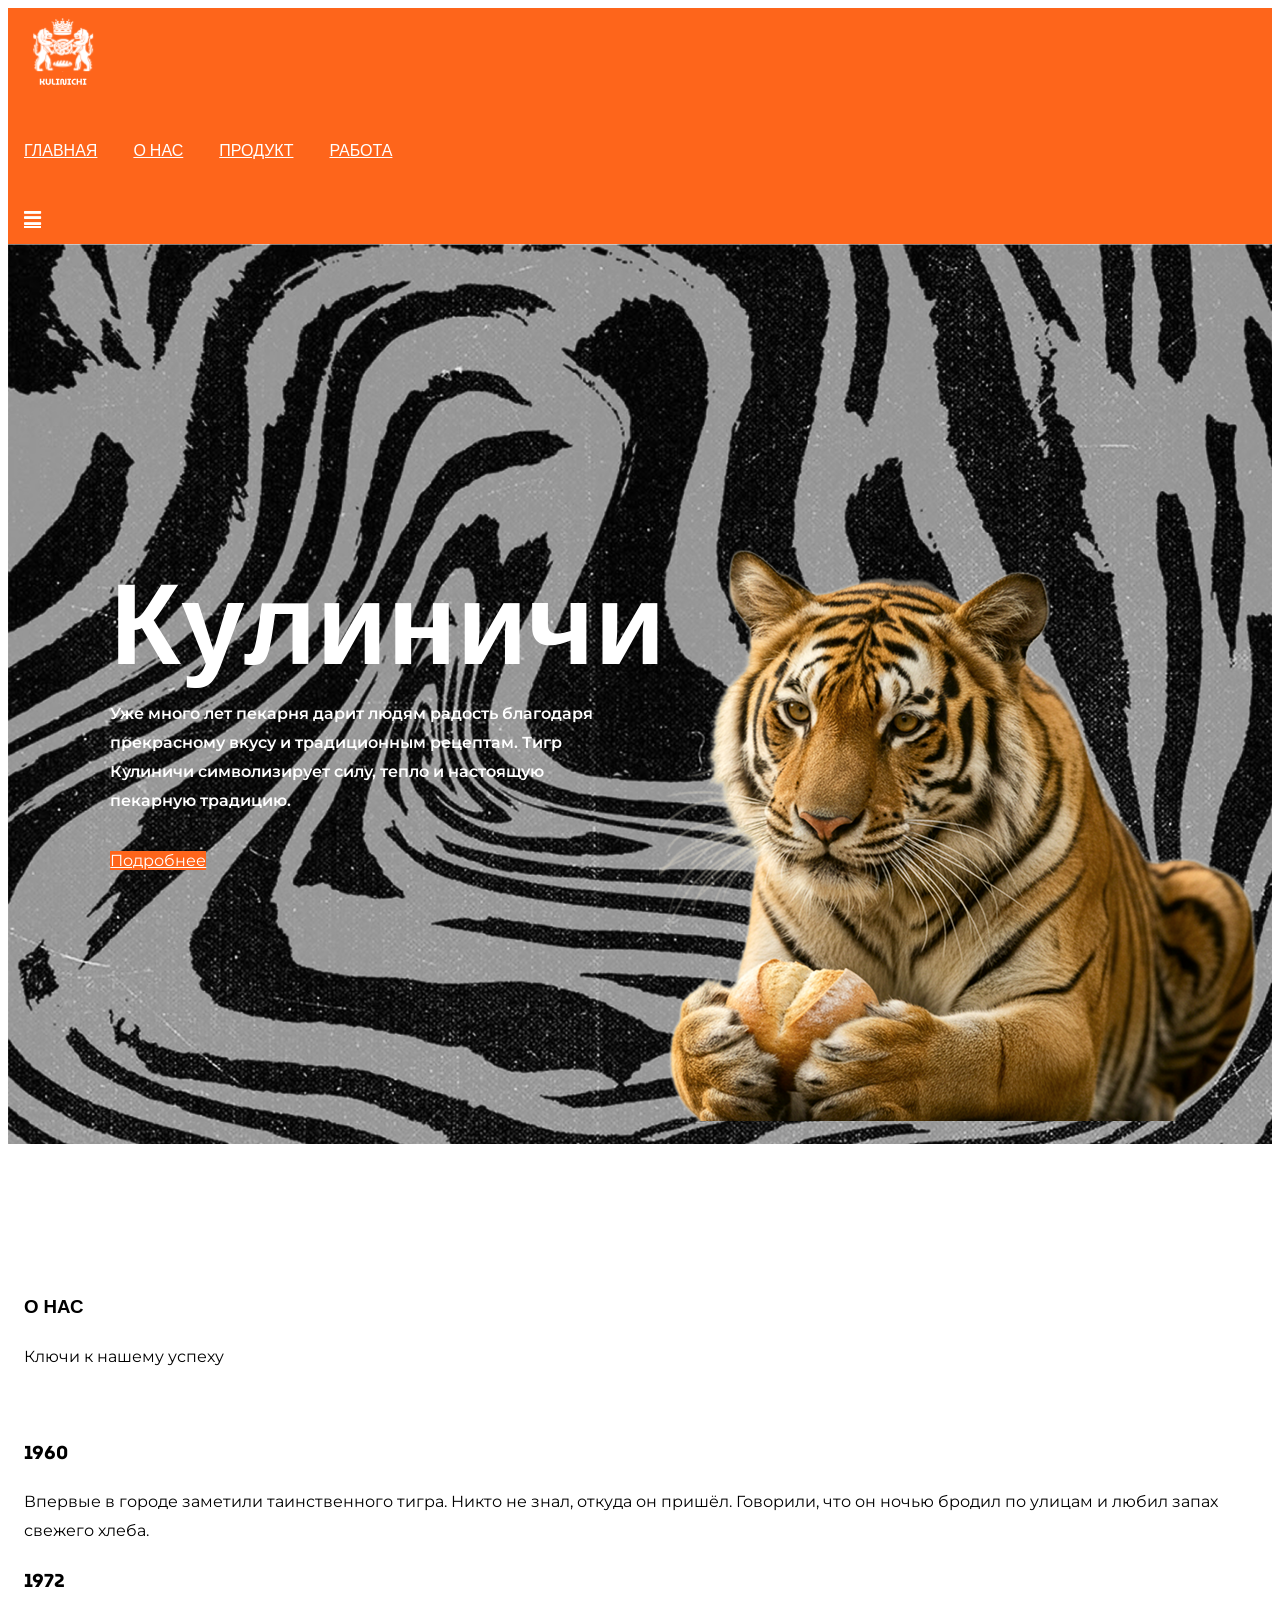
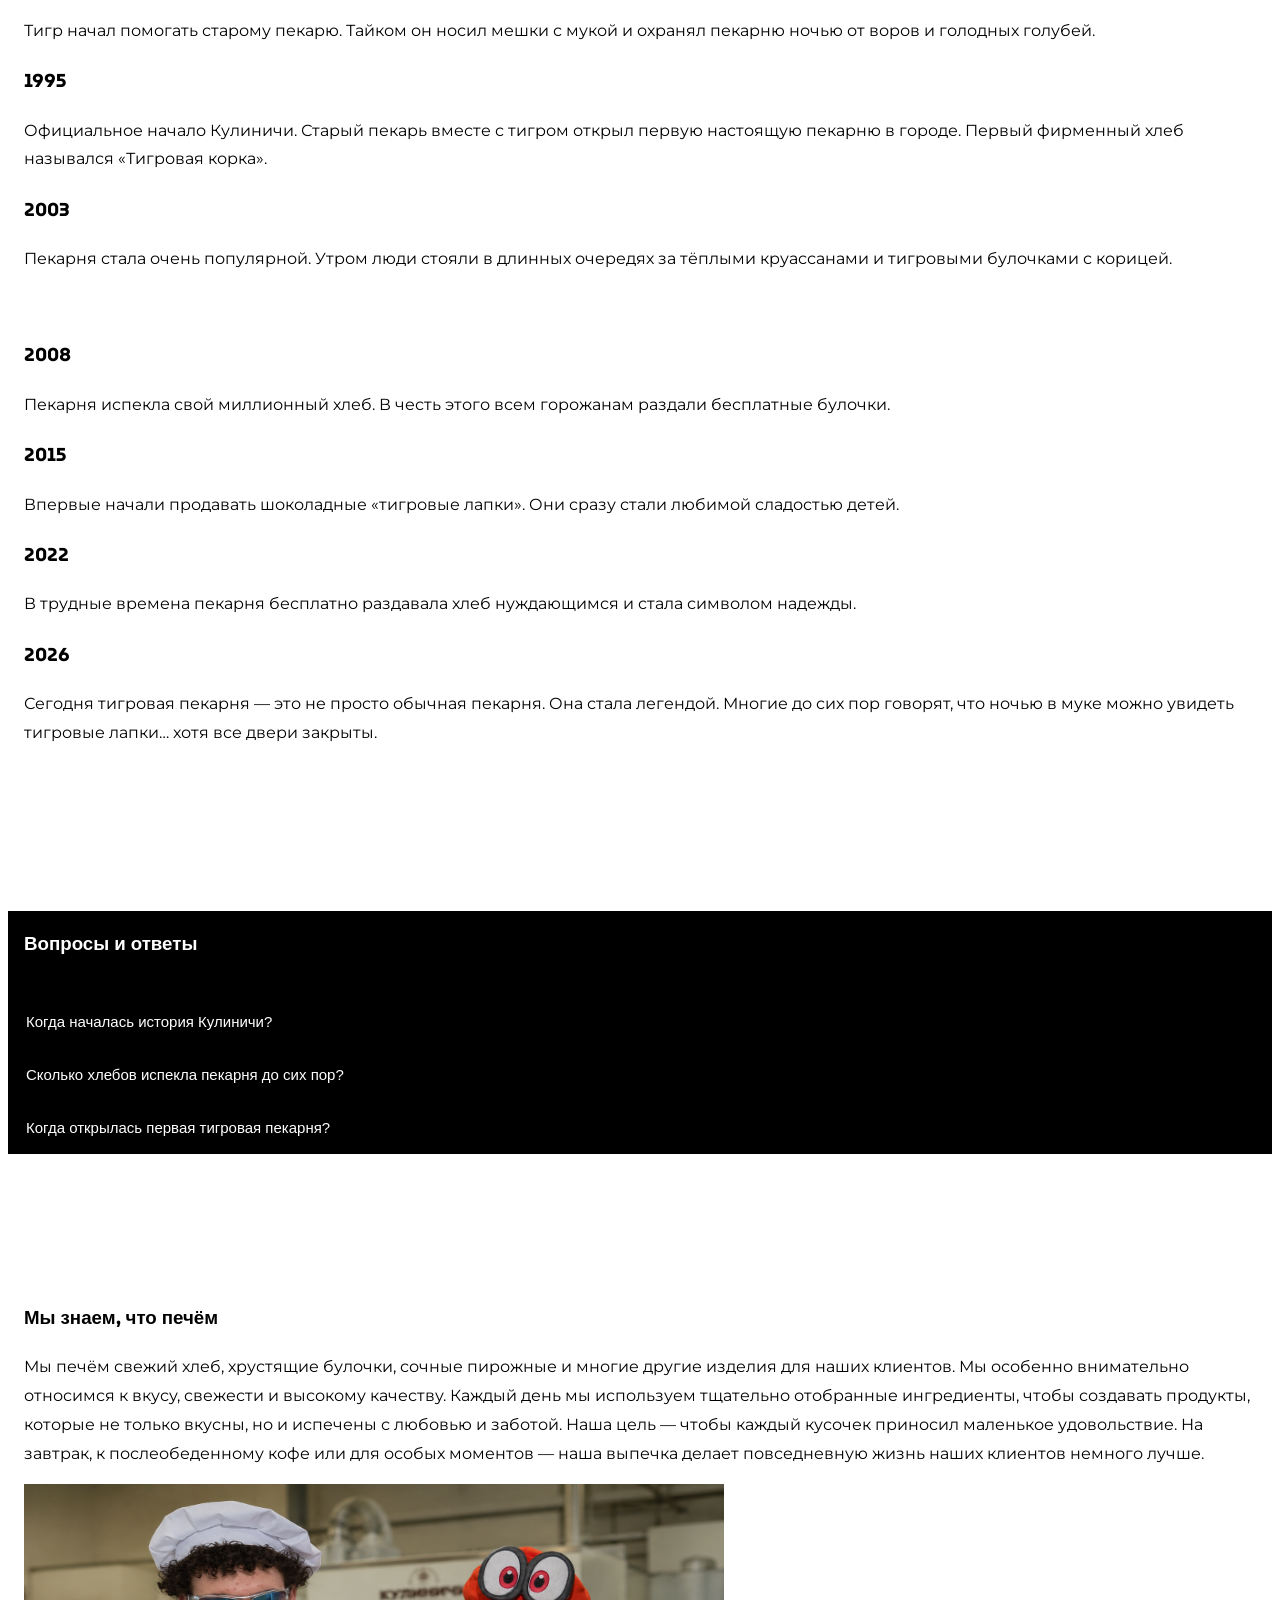
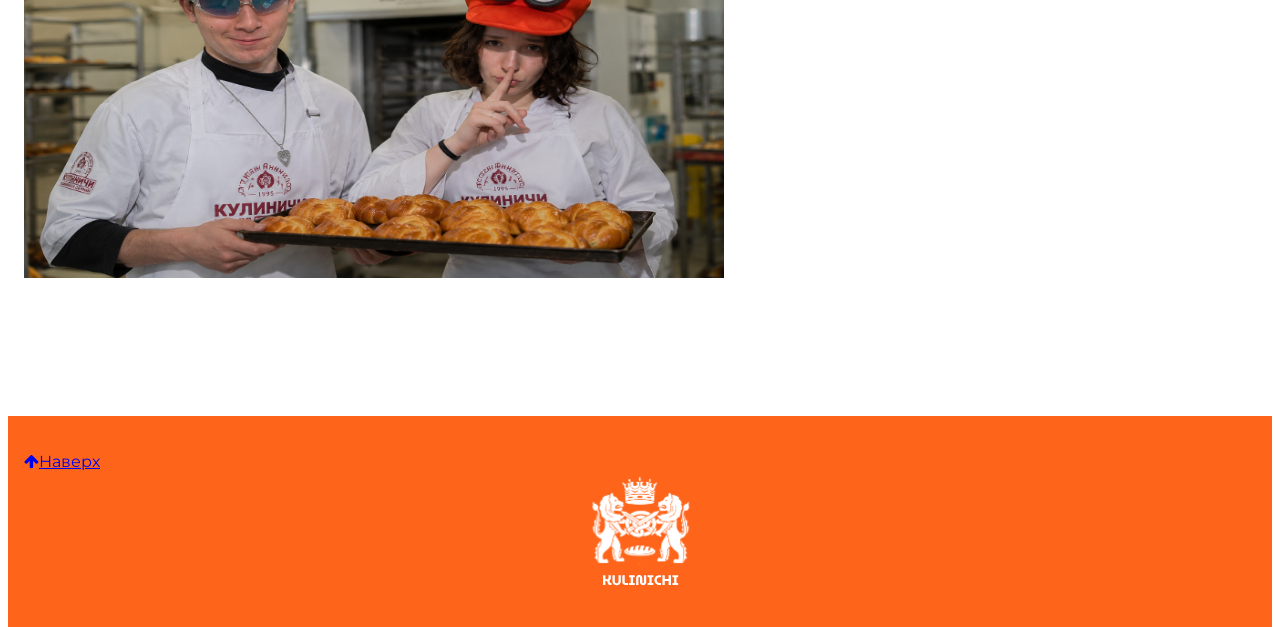
<file: über_uns.html>
<!DOCTYPE html>
<html lang="de">
<head>
    <meta charset="UTF-8">
    <meta name="viewport" content="width=device-width, initial-scale=1.0">
    <title>О нас</title>
     <link rel="stylesheet" href="https://www.w3schools.com/w3css/5/w3.css">
     <!--FONTS-->
     <link href="https://fonts.googleapis.com/css2?family=Montserrat:ital,wght@0,100..900;1,100..900&family=MuseoModerno:ital,wght@0,100..900;1,100..900&display=swap" rel="stylesheet">
    <link rel="stylesheet" href="https://cdnjs.cloudflare.com/ajax/libs/font-awesome/4.7.0/css/font-awesome.min.css">
    <link href="https://fonts.googleapis.com/css2?family=Montserrat:ital,wght@0,100..900;1,100..900&family=MuseoModerno:ital,wght@0,100..900;1,100..900&display=swap" rel="stylesheet">
    <link rel="stylesheet" href="style.css">

<style>
body,h1,h2,h3,h4,h5,h6 {font-family: "MuseoModerno", sans-serif;}
body,p {font-family: "Montserrat", sans-serif;}
body, html {
  height: 100%;
  line-height: 1.8;
}

/* Full height image header */
.bgimg-1 {
  background-position: center;
  background-size: cover;
  background-image: url("/w3images/mac.jpg");
  min-height: 100%;
}

.w3-bar .w3-button {
  padding: 16px;
}
</style>
</head>
<body>

<!-- Navbar (sit on top) -->
<div class="w3-top">
  <div class="w3-bar w3-card" id="myNavbar">
    <a href="/index.html"><img src="img/main_logo.svg" alt="logo"></a>
    <!-- Right-sided navbar links -->
    <div class="w3-right w3-hide-small">
      <a href="/index.html" class="w3-bar-item w3-button">ГЛАВНАЯ</a>
      <a href="/über_uns.html" class="w3-bar-item w3-button">О НАС</a>
      <a href="/produkt.html" class="w3-bar-item w3-button">ПРОДУКТ</a>
      <a href="/arbeit.html" class="w3-bar-item w3-button">РАБОТА</a>
    </div>
    <!--small screens-->

    <a href="javascript:void(0)" class="w3-bar-item w3-button w3-right w3-hide-large w3-hide-medium" onclick="w3_open()">
      <i class="fa fa-bars"></i>
    </a>
  </div>
</div>

<!--Sidebar on small screens-->
<nav class="w3-sidebar w3-bar-block w3-white w3-card w3-animate-left w3-hide-medium w3-hide-large" style="display:none; z-index: 2001;" id="mySidebar">
  <a href="javascript:void(0)" onclick="w3_close()" class="w3-bar-item w3-button w3-large w3-padding-16">Закрыть ×</a>
  <a href="/index.html" class="w3-bar-item w3-button">ГЛАВНАЯ</a>
  <a href="/über_uns.html" onclick="w3_close()" class="w3-bar-item w3-button">О НАС</a>
  <a href="/produkt.html" onclick="w3_close()" class="w3-bar-item w3-button">ПРОДУКТ</a>
  <a href="/arbeit.html" onclick="w3_close()" class="w3-bar-item w3-button">РАБОТА</a>
</nav>

<!-- Header with full-height image -->
<header class="bgimg-1 w3-display-container w3-grayscale-min" id="home" style="background-image: url(/img/background_02.png);">
 <!-- Контейнер hero -->
    <div class="hero-container">

        <!-- Левая часть -->
        <div class="hero-content">

            <!-- Заголовок -->
            <h1 class="hero-title">
              Кулиничи
            </h1>

            <!-- Текст -->
            <p class="hero-text" style="font-weight: 600; color: white;">
                Уже много лет пекарня дарит людям радость благодаря прекрасному вкусу и традиционным рецептам. Тигр Кулиничи символизирует силу, тепло и настоящую пекарную традицию.
            </p>
        <p><a href="#about" class="w3-button w3-padding-large w3-large w3-margin-top w3-hover-opacity-off" style="background-color:#FE651B; color:white;">Подробнее</a></p>
        </div>

        <!-- Правая часть -->
         <div class="hero-viewer">
          <img src="/img/tiger.png" alt="tiger" style="margin-left: 100px; margin-top: 270px;" id="audio">
          <audio id="sound">
    <source src="/audio/rarrr1.mp3" type="audio/mpeg">
</audio>
        </div>
</header>

<!-- About Section -->
<div class="w3-container" style="padding:128px 16px" id="about">
  <h3 class="w3-center">О НАС</h3>
  <p class="w3-center w3-large">Ключи к нашему успеху</p>
  <div class="w3-row-padding w3-center" style="margin-top:64px">
    <div class="w3-quarter">
      <h3 class="w3-large">1960</h3>
      <p>Впервые в городе заметили таинственного тигра. Никто не знал, откуда он пришёл. Говорили, что он ночью бродил по улицам и любил запах свежего хлеба.</p>
    </div>
    <div class="w3-quarter">
      <h3 class="w3-large">1972</h3>
      <p>Тигр начал помогать старому пекарю. Тайком он носил мешки с мукой и охранял пекарню ночью от воров и голодных голубей.</p>
    </div>
    <div class="w3-quarter">
      <h3 class="w3-large">1995</h3>
      <p>Официальное начало Кулиничи. Старый пекарь вместе с тигром открыл первую настоящую пекарню в городе. Первый фирменный хлеб назывался «Тигровая корка».</p>
    </div>
    <div class="w3-quarter">
      <h3 class="w3-large">2003</h3>
      <p>Пекарня стала очень популярной. Утром люди стояли в длинных очередях за тёплыми круассанами и тигровыми булочками с корицей.</p>
    </div>
  </div>

  <div class="w3-row-padding w3-center" style="margin-top:64px">
     <div class="w3-quarter">
      <h3 class="w3-large">2008</h3>
      <p>Пекарня испекла свой миллионный хлеб. В честь этого всем горожанам раздали бесплатные булочки.</p>
    </div>
    <div class="w3-quarter">
      <h3 class="w3-large">2015</h3>
      <p>Впервые начали продавать шоколадные «тигровые лапки». Они сразу стали любимой сладостью детей.</p>
    </div>
      <div class="w3-quarter">
      <h3 class="w3-large">2022</h3>
      <p>В трудные времена пекарня бесплатно раздавала хлеб нуждающимся и стала символом надежды.</p>
    </div>
      <div class="w3-quarter">
      <h3 class="w3-large">2026</h3>
      <p>Сегодня тигровая пекарня — это не просто обычная пекарня. Она стала легендой. Многие до сих пор говорят, что ночью в муке можно увидеть тигровые лапки… хотя все двери закрыты.</p>
    </div>
  </div>
  
</div>

<!-- Вопросы и ответы -->
 <div style="background-color: black;">
<h3 style="padding:16px; color: white;">Вопросы и ответы</h3>

<button class="accordion">Когда началась история Кулиничи?</button>
<div class="panel">
  <p>История Кулиничи началась примерно в 1960-х годах, когда в город пришёл маленький тигр и полюбил свежий хлеб.</p>
</div>

<button class="accordion" >Сколько хлебов испекла пекарня до сих пор?</button>
<div class="panel">
  <p>Пекарня уже испекла более миллиона хлебов.</p>
</div>

<button class="accordion" >Когда открылась первая тигровая пекарня?</button>
<div class="panel">
  <p>Первая тигровая пекарня открылась в 1995 году.</p>
</div>
</div>

<!-- Promo Section - "Wir wissen was wir backen" -->
<div class="w3-container w3-white" style="padding:128px 16px">
  <div class="w3-row-padding " style="display: flex; align-items: center;">
    <div class="w3-col m6">
      <h3>Мы знаем, что печём</h3>
      <p>Мы печём свежий хлеб, хрустящие булочки, сочные пирожные и многие другие изделия для наших клиентов. Мы особенно внимательно относимся к вкусу, свежести и высокому качеству.

    Каждый день мы используем тщательно отобранные ингредиенты, чтобы создавать продукты, которые не только вкусны, но и испечены с любовью и заботой. Наша цель — чтобы каждый кусочек приносил маленькое удовольствие.

    На завтрак, к послеобеденному кофе или для особых моментов — наша выпечка делает повседневную жизнь наших клиентов немного лучше.</p></div>
  </div>
  <div class="w3-col m6">
      <img class="w3-image w3-round-large" src="/img/Wir.png" alt="Buildings" width="700" height="394">
    </div>
</div>

<!-- Footer -->
<footer class="w3-center w3-padding-64">
  <a href="#home" class="w3-button w3-white"><i class="fa fa-arrow-up w3-margin-right"></i>Наверх</a>
  <div class="w3-margin-top">
    <a href="/index.html"><img src="img/main_logo.svg" alt="logo" style="max-width:120px; display:block; margin:0 auto;"></a>
  </div>
</footer>
 
<script>
//Audio
const sounds = [
    new Audio("/audio/rarrr1.mp3"),
    new Audio("/audio/rarrr2.mp3"),
    new Audio("/audio/rarrr3.mp3"),
    new Audio("/audio/rarrr4.mp3"),
    new Audio("/audio/miau_miau.mp3")
];

document.addEventListener("click", () => {

    // выбираем случайный звук
    const randomSound = sounds[
        Math.floor(Math.random() * sounds.length)
    ];

    // если звук уже играл
    randomSound.currentTime = 0;

    randomSound.play();
});
// Toggle between showing and hiding the sidebar when clicking the menu icon
var mySidebar = document.getElementById("mySidebar");

function w3_open() {
  if (mySidebar.style.display === 'block') {
    mySidebar.style.display = 'none';
  } else {
    mySidebar.style.display = 'block';
  }
}

// Close the sidebar with the close button
function w3_close() {
    mySidebar.style.display = "none";
}

const image = document.getElementById("audio");
    const sound = document.getElementById("sound");

    image.addEventListener("click", () => {
        sound.play();
    });

// Accordion
var acc = document.getElementsByClassName("accordion");
var i;

for (i = 0; i < acc.length; i++) {
  acc[i].addEventListener("click", function() {
    this.classList.toggle("active");
    var panel = this.nextElementSibling;
    if (panel.style.display === "block") {
      panel.style.display = "none";
    } else {
      panel.style.display = "block";
    }
  });
}
</script>

</body>
</html>
</file>
<file: style.css>
nav{
        font-family: "MuseoModerno", sans-serif;
    }
    .w3-top{
        background-color: #FE651B;
        font-family: "MuseoModerno", sans-serif;
        z-index: 2000;
    }

    #myNavbar .w3-bar-item {
        color: white;
        display: inline-flex;
        align-items: center;
        justify-content: center;
        position: relative;
        margin-top: 10px;
    }

    #myNavbar .w3-bar-item:hover {
        background-color: rgba(255, 190, 130, 0.35) !important;
        color: white !important;
    }

    #myNavbar .w3-bar-item i {
        color: white !important;
        font-size: 20px;
    }

    footer.w3-center.w3-padding-64 {
        padding: 32px 16px !important;
    }


    #myNavbar img {
        width: 70px;
        position: relative;
        margin-left: 10px;
        padding: 10px;
    }

    #sidebarToggle {
        font-size: 24px;
        color: white;
        z-index: 2000;
    }

    footer{
        background-color: #FE651B;
        padding: 10px;
        
    }
   
    .accordion {
  background-color: black;
  color: white;
  cursor: pointer;
  padding: 18px;
  width: 100%;
  border: none;
  text-align: left;
  outline: none;
  font-size: 15px;
  transition: 0.4s;
}

.active, .accordion:hover {
  background-color: #FE651B; 
  color: white;
}

.panel {
  padding: 0 18px;
  display: none;
  background-color: white;
  overflow: hidden;
}
#modal01{
    z-index: 2100;
}
#kurzGesagt{
    width: auto;
    background-color: #FE651B;
    color: white;
}
#kurzGesagt p{
    font-size: 18px;
}
#kurzGesagt h3{
    text-transform: uppercase;
    font-family: "MuseoModerno", sans-serif;
}

/** СИГМА СИГМА БУЛКА СИНАБОНА */

/* ===================================================== */
/* HERO SECTION */
/* ===================================================== */

/* Главная секция hero */
.hero-section{

    /* Высота секции = экран */
    height: 100vh;

    /* Черный фон */
    background-color: black;

    /* Скрываем лишнее */
    overflow: hidden;

    /* Для absolute элементов */
    position: relative;
}

/* Контейнер внутри hero */
.hero-container{

    /* Используем flex layout */
    display: flex;

    /* Выравнивание по вертикали */
    align-items: center;

    /* Пространство между текстом и анимацией */
    justify-content: space-between;

    /* Высота = экран */
    height: 100vh;

    /* Внутренние отступы */
    padding-left: 8vw;
    padding-right: 4vw;
}



/* ===================================================== */
/* LEFT CONTENT */
/* ===================================================== */

/* Контейнер текста */
.hero-content{

    /* Текст поверх canvas */
    position: relative;

    /* Поверх canvas */
    z-index: 5;

    /* Ширина */
    width: 45%;
}


/* Заголовок */
.hero-title{

    /* Ваш шрифт */
    font-family: "MuseoModerno", sans-serif;

    /* Адаптивный размер */
    font-size: clamp(4rem, 9vw, 8rem);

    /* Межстрочный интервал */
    line-height: 0.9;

    /* Толщина */
    font-weight: 900;

    /* Цвет */
    color: white;

    /* Отступ снизу */
    margin-bottom: 24px;

    /* Начальная прозрачность */
    opacity: 0;

    /* Начальная позиция */
    transform: translateX(-80px);

    /* Анимация появления */
    animation: heroFadeLeft 1s ease forwards;

    /* Задержка */
    animation-delay: 0.2s;
}

/* Описание */
.hero-text{

    /* Шрифт */
    font-family: "Montserrat", sans-serif;

    /* Максимальная ширина */
    max-width: 500px;

    /* Цвет */
    color: rgba(255,255,255,0.7);

    /* Размер */
    font-size: 1rem;

    /* Межстрочный */
    line-height: 1.8;

    /* Отступ */
    margin-bottom: 32px;

    /* Начальная прозрачность */
    opacity: 0;

    /* Начальная позиция */
    transform: translateX(-80px);

    /* Анимация */
    animation: heroFadeLeft 1s ease forwards;

    /* Задержка */
    animation-delay: 0.5s;
}



/* ===================================================== */
/* RIGHT SIDE */
/* ===================================================== */

/* Контейнер canvas */
.hero-viewer{

    /* Ширина */
    width: 55%;

    /* Высота */
    height: 100vh;

    /* Flex */
    display: flex;

    /* Центр по вертикали */
    align-items: center;

    /* Центр по горизонтали */
    justify-content: center;
}


/* Canvas */
#hero-canvas{

    /* Размер */
    width: 100%;

    /* Размер */
    height: 100%;

    /* Максимальная ширина */
    max-width: 900px;

    /* Максимальная высота */
    max-height: 900px;
}

/* ===================================================== */
/* INTRO ANIMATION */
/* ===================================================== */

/* Анимация появления слева */
@keyframes heroFadeLeft{

    to{

        /* Конечная прозрачность */
        opacity: 1;

        /* Конечная позиция */
        transform: translateX(0);
    }

}

/* ===================================================== */
/* MOBILE VERSION */
/* ===================================================== */

@media (max-width: 768px){

    /* Контейнер hero */
    .hero-container{

        /* Элементы вертикально */
        flex-direction: column;

        /* Центрирование */
        justify-content: center;

        /* Отступ сверху */
        padding-top: 30px;

        /* Текст по центру */
        text-align: center;
    }

    /* Текстовый блок */
    .hero-content{
        padding-top: -20px;
        /* Полная ширина */
        width: 100%;
    }

    /* Блок canvas */
    .hero-viewer{

        /* Полная ширина */
        width: 100%;

        /* Высота */
        height: 45vh;
    }

    /* На мобильных экранах видео в шапке должно занимать весь экран */
    .bgimg-1 video {
        width: 100%;
        height: 100vh !important;
        min-height: 100vh;
        object-fit: cover;
    }

    .bgimg-1 {
        min-height: 100vh;
        height: 100vh;
    }

    /* Заголовок */
    .hero-title{

        /* Размер */
        font-size: 4rem;
    }
.tigr_bun{
    width: 270px;
    height: auto;
}
}
</file>
